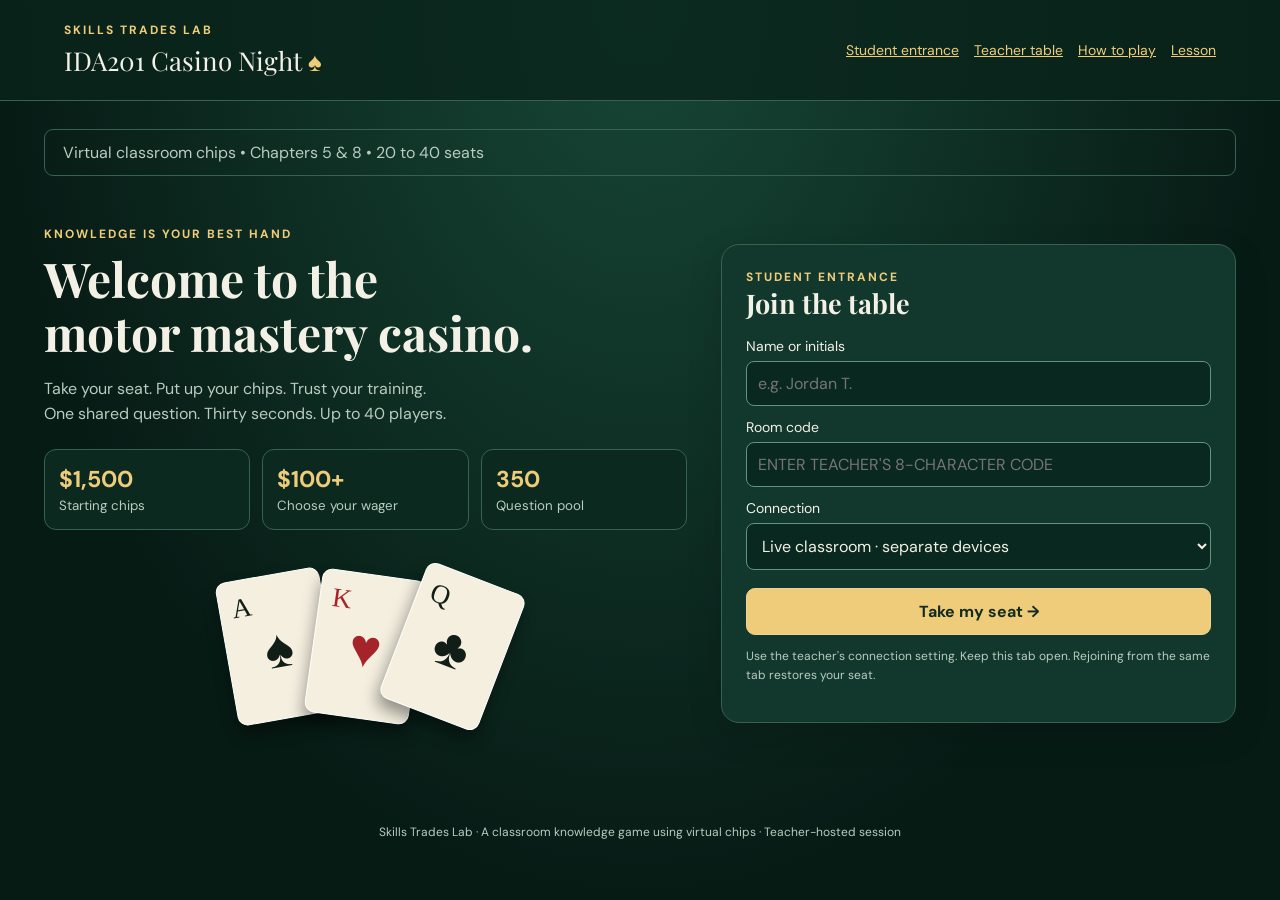
<file: index.html>
<!doctype html><html lang="en"><head><meta charset="utf-8"><meta name="viewport" content="width=device-width,initial-scale=1"><meta name="theme-color" content="#12382d"><title>IDA201 Casino Night | Skills Trades Lab</title><link rel="stylesheet" href="styles.css"></head><body>
<header><div class="brand">SKILLS TRADES LAB<b>IDA201 Casino Night <span style="color:var(--gold)">♠</span></b></div><nav><a href="index.html">Student entrance</a><a href="teacher.html">Teacher table</a><a href="guide.html">How to play</a><a href="lesson.html">Lesson</a></nav></header>
<main><div id="notice" class="status" role="status" aria-live="polite">Virtual classroom chips • Chapters 5 &amp; 8 • 20 to 40 seats</div>
<section id="entrance"><div class="hero"><div><div class="eyebrow">Knowledge is your best hand</div><h1>Welcome to the<br>motor mastery casino.</h1><p class="muted">Take your seat. Put up your chips. Trust your training.<br>One shared question. Thirty seconds. Up to 40 players.</p><div class="stats"><div class="stat"><strong>$1,500</strong><small>Starting chips</small></div><div class="stat"><strong>$100+</strong><small>Choose your wager</small></div><div class="stat"><strong>350</strong><small>Question pool</small></div></div><div class="card-art" aria-hidden="true"><div class="playing-card">A<span class="suit">♠</span></div><div class="playing-card">K<span class="suit">♥</span></div><div class="playing-card">Q<span class="suit">♣</span></div></div></div>
<div class="panel" id="student-entry"><div class="eyebrow">Student entrance</div><h2>Join the table</h2><label for="student-name">Name or initials</label><input id="student-name" maxlength="24" autocomplete="nickname" placeholder="e.g. Jordan T."><label for="room-input">Room code</label><input id="room-input" maxlength="8" placeholder="Enter teacher's 8-character code" style="text-transform:uppercase"><label for="student-transport">Connection</label><select id="student-transport"><option value="peer">Live classroom · separate devices</option><option value="local">Same computer · tab test</option></select><button id="join" style="width:100%;margin-top:18px">Take my seat →</button><p class="tiny muted">Use the teacher's connection setting. Keep this tab open. Rejoining from the same tab restores your seat.</p></div>
<div class="panel hidden" id="teacher-entry"><div class="eyebrow">Dealer's desk</div><h2>Open a classroom table</h2><p class="tiny muted">350 questions: 118 circuitry, 232 motors. Motors emphasized by default; no repeats within a game.</p><label>Include chapters</label><div class="checks"><label><input type="checkbox" name="chapter" value="5" checked>5 · Circuitry</label><label><input type="checkbox" name="chapter" value="8" checked>8 · Motors</label></div><label>Include skill levels</label><div class="checks"><label><input type="checkbox" name="level" value="Basic" checked>Basic</label><label><input type="checkbox" name="level" value="Applied" checked>Applied</label><label><input type="checkbox" name="level" value="Advanced" checked>Advanced</label></div><div class="row"><div><label for="round-count">Hand limit</label><select id="round-count"><option>10</option><option selected>20</option><option>30</option><option>40</option><option>50</option></select></div><div><label for="wager-mode">Wager rule</label><select id="wager-mode"><option value="choice">Student chooses · $100 minimum</option><option value="fixed">Fixed $100 per hand</option></select></div></div><div class="row"><div><label for="rescue-limit">Rescues per student</label><select id="rescue-limit"><option selected>1</option><option>2</option><option>3</option></select></div><div><label for="teacher-transport">Connection</label><select id="teacher-transport"><option value="peer">Live classroom</option><option value="local">Same-computer test</option></select></div></div><div class="row"><div><label for="seat-capacity">Maximum student seats</label><select id="seat-capacity"><option>20</option><option selected>24</option><option>30</option><option>40</option></select></div><div><label for="chapter-mix">Chapter balance</label><select id="chapter-mix"><option value="motors">Motor focus · 2 motor hands to 1 circuitry</option><option value="even">Even chapter rotation</option></select></div></div><label for="question-source">Question selection</label><select id="question-source"><option value="all">Complete 350-question pool</option><option value="review">Uploaded review · 78 questions</option><option value="extra">New extra questions · 48 questions</option><option value="previous">Previous lesson pool · 224 questions</option></select><button id="host" style="width:100%;margin-top:18px">Open teacher table →</button><p class="tiny muted">Question clock is fixed at 30 seconds. Wager and review phases wait for you. Keep this teacher tab open throughout play.</p></div></div></section>
<section id="game" class="hidden"><div class="room-top"><div><div class="eyebrow">Table code</div><div id="room-code" class="room-code"></div></div><div><b id="phase-name"></b><div class="muted" id="hand-count"></div></div><div class="row"><button id="copy-link" class="secondary">Copy student link</button><button id="fullscreen" class="secondary">Full screen</button></div></div><div id="teacher-controls" class="controls hidden"><button id="start">Start game</button><button id="deal">Deal question</button><button id="next">Next hand</button><button id="export" class="secondary">Export results CSV</button><button id="end" class="danger">End game</button></div>
<div class="board"><div><div class="question-panel"><div class="meta"><div id="question-meta"></div><div id="timer" class="timer">♠</div></div><h2 id="question-title" class="question-title">Take a seat at the table.</h2><div id="answers" class="answers"></div><div id="question-note" class="result-note hidden"></div><div id="wager-panel" class="hidden"><label for="wager">Your wager</label><div class="row"><input id="wager" type="number" min="100" step="50" value="100"><button id="pledge">Put up $100</button></div><p class="tiny muted">Wagers lock before the question is revealed. If you do not lock a wager, the teacher's deal automatically commits $100.</p></div><div id="rescue-panel"></div></div><h3 style="margin-top:22px">CLASS ROSTER <small>Scroll to see all seats</small></h3><div id="seats" class="players" role="region" aria-label="Class roster" tabindex="0"></div></div><aside><div class="panel"><div class="eyebrow" id="wallet-title">Your chips</div><div class="balance" id="wallet">$1,500</div><p class="muted tiny" id="wallet-note">Learning chips only.</p><h3>HOUSE RULES</h3><p class="tiny muted">Correct: stake returned + matching profit.<br>Applied bonus: +$50.<br>Advanced bonus: +$100.<br>Wrong or timeout: wager lost.<br>Less than $100: out until rescued.</p><details><summary>Rescue rule</summary><p class="tiny">Between hands, an active student can voluntarily give an eliminated student half of current net winnings above the original $1,500. It must restore the recipient to at least $100. Default: one rescue per student.</p></details><h3>TABLE ACTIVITY</h3><ul id="ledger" class="ledger"></ul></div></aside></div><div id="summary" class="panel hidden" style="margin-top:20px"></div></section>
</main><footer>Skills Trades Lab · A classroom knowledge game using virtual chips · Teacher-hosted session</footer><script src="engine.js"></script><script src="vendor/peerjs.min.js"></script><script src="app.js?v=20261013-recovery"></script></body></html>
</file>
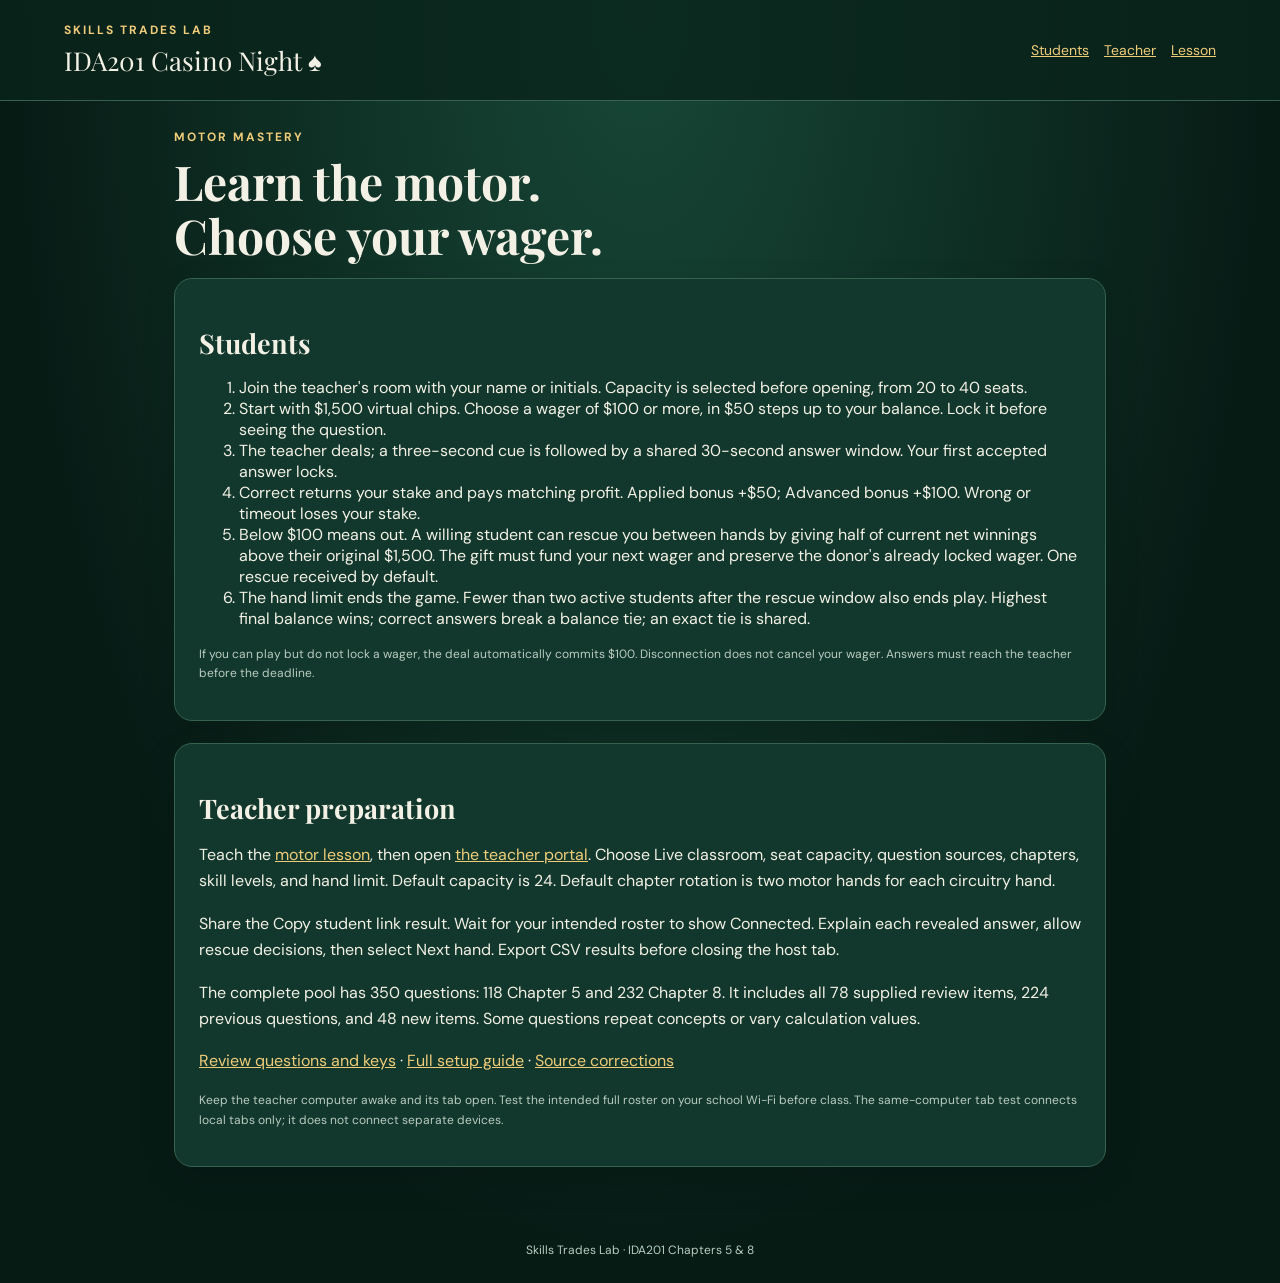
<file: guide.html>
<!doctype html><html lang="en"><head><meta charset="utf-8"><meta name="viewport" content="width=device-width,initial-scale=1"><title>House Rules | IDA201 Casino Night</title><link rel="stylesheet" href="styles.css"></head><body><header><div class="brand">SKILLS TRADES LAB<b>IDA201 Casino Night ♠</b></div><nav><a href="index.html">Students</a><a href="teacher.html">Teacher</a><a href="lesson.html">Lesson</a></nav></header><main class="lesson-page"><div class="eyebrow">Motor mastery</div><h1>Learn the motor.<br>Choose your wager.</h1><div class="panel"><h2>Students</h2><ol><li>Join the teacher's room with your name or initials. Capacity is selected before opening, from 20 to 40 seats.</li><li>Start with $1,500 virtual chips. Choose a wager of $100 or more, in $50 steps up to your balance. Lock it before seeing the question.</li><li>The teacher deals; a three-second cue is followed by a shared 30-second answer window. Your first accepted answer locks.</li><li>Correct returns your stake and pays matching profit. Applied bonus +$50; Advanced bonus +$100. Wrong or timeout loses your stake.</li><li>Below $100 means out. A willing student can rescue you between hands by giving half of current net winnings above their original $1,500. The gift must fund your next wager and preserve the donor's already locked wager. One rescue received by default.</li><li>The hand limit ends the game. Fewer than two active students after the rescue window also ends play. Highest final balance wins; correct answers break a balance tie; an exact tie is shared.</li></ol><p class="tiny muted">If you can play but do not lock a wager, the deal automatically commits $100. Disconnection does not cancel your wager. Answers must reach the teacher before the deadline.</p></div><div class="panel"><h2>Teacher preparation</h2><p>Teach the <a href="lesson.html">motor lesson</a>, then open <a href="teacher.html">the teacher portal</a>. Choose Live classroom, seat capacity, question sources, chapters, skill levels, and hand limit. Default capacity is 24. Default chapter rotation is two motor hands for each circuitry hand.</p><p>Share the Copy student link result. Wait for your intended roster to show Connected. Explain each revealed answer, allow rescue decisions, then select Next hand. Export CSV results before closing the host tab.</p><p>The complete pool has 350 questions: 118 Chapter 5 and 232 Chapter 8. It includes all 78 supplied review items, 224 previous questions, and 48 new items. Some questions repeat concepts or vary calculation values.</p><p><a href="question-bank.html">Review questions and keys</a> · <a href="README.md">Full setup guide</a> · <a href="SOURCE_NOTES.md">Source corrections</a></p><p class="tiny muted">Keep the teacher computer awake and its tab open. Test the intended full roster on your school Wi-Fi before class. The same-computer tab test connects local tabs only; it does not connect separate devices.</p></div></main><footer>Skills Trades Lab · IDA201 Chapters 5 &amp; 8</footer></body></html>
</file>
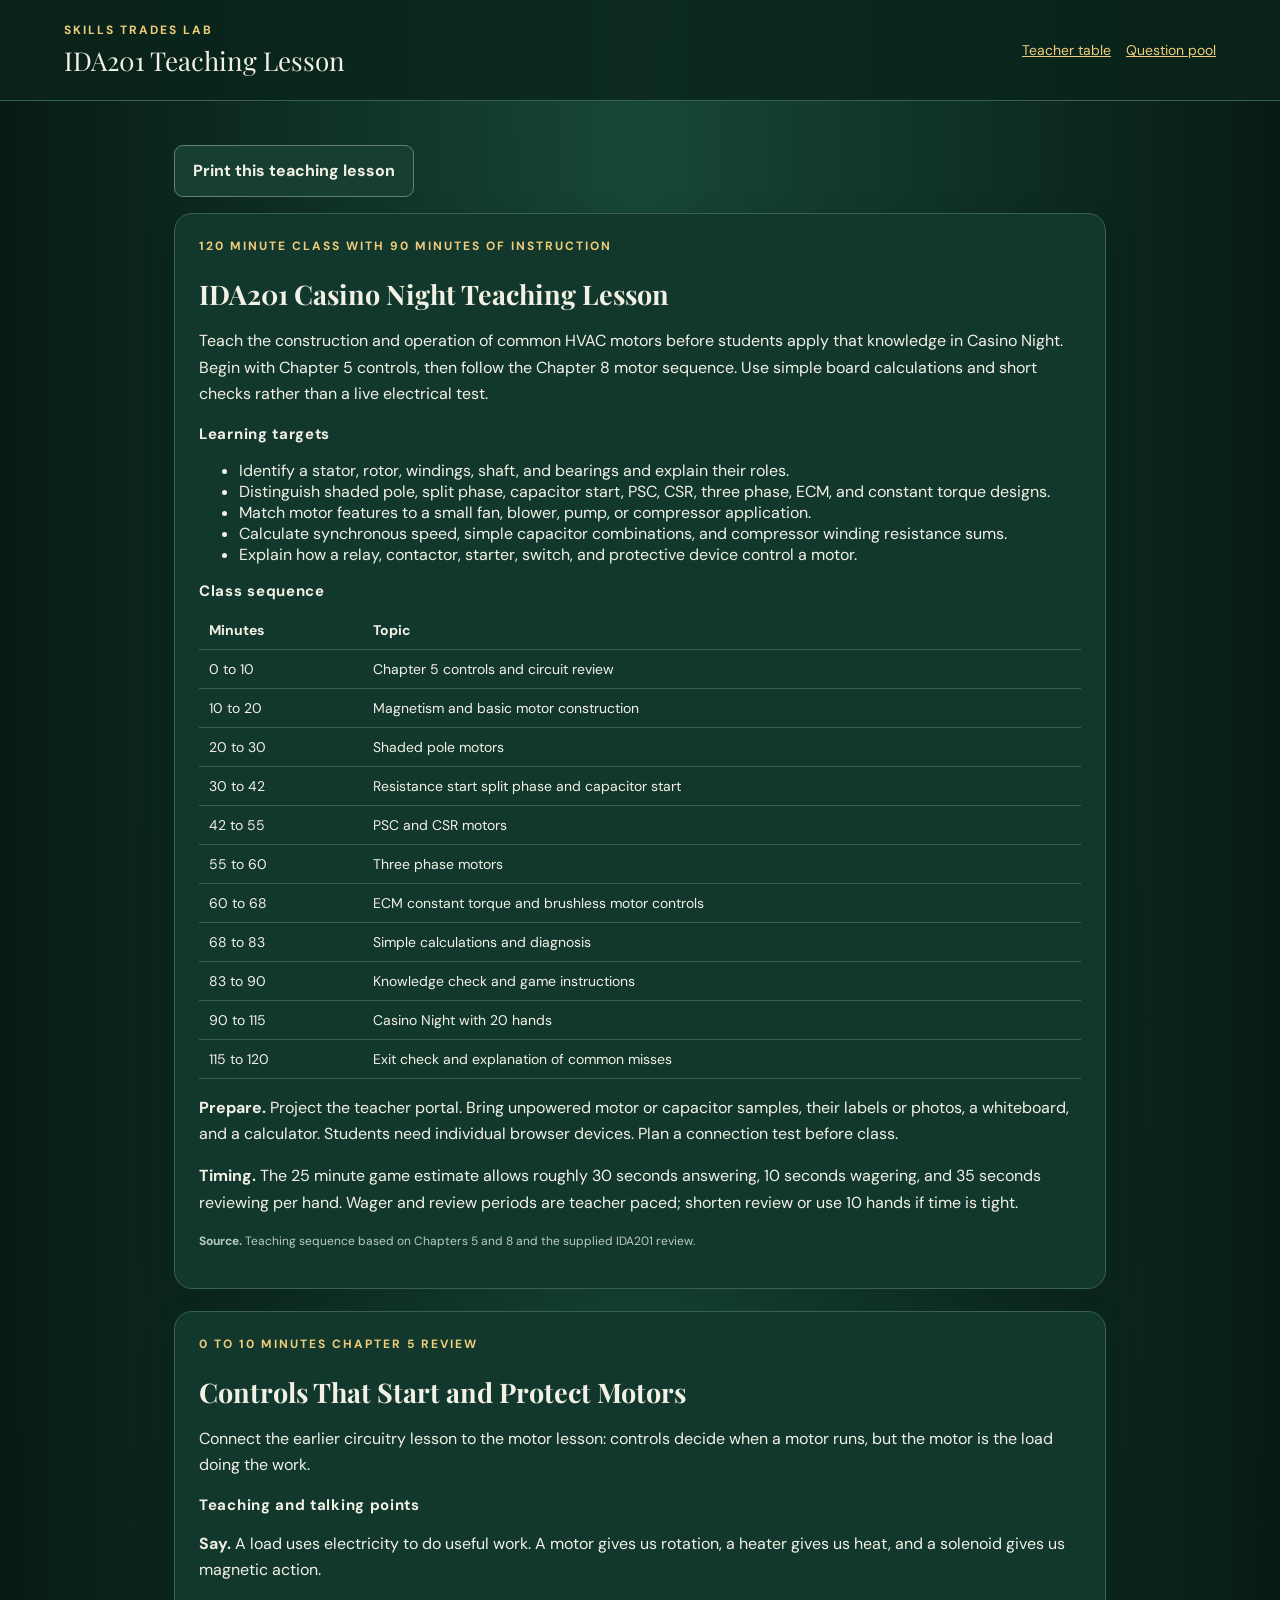
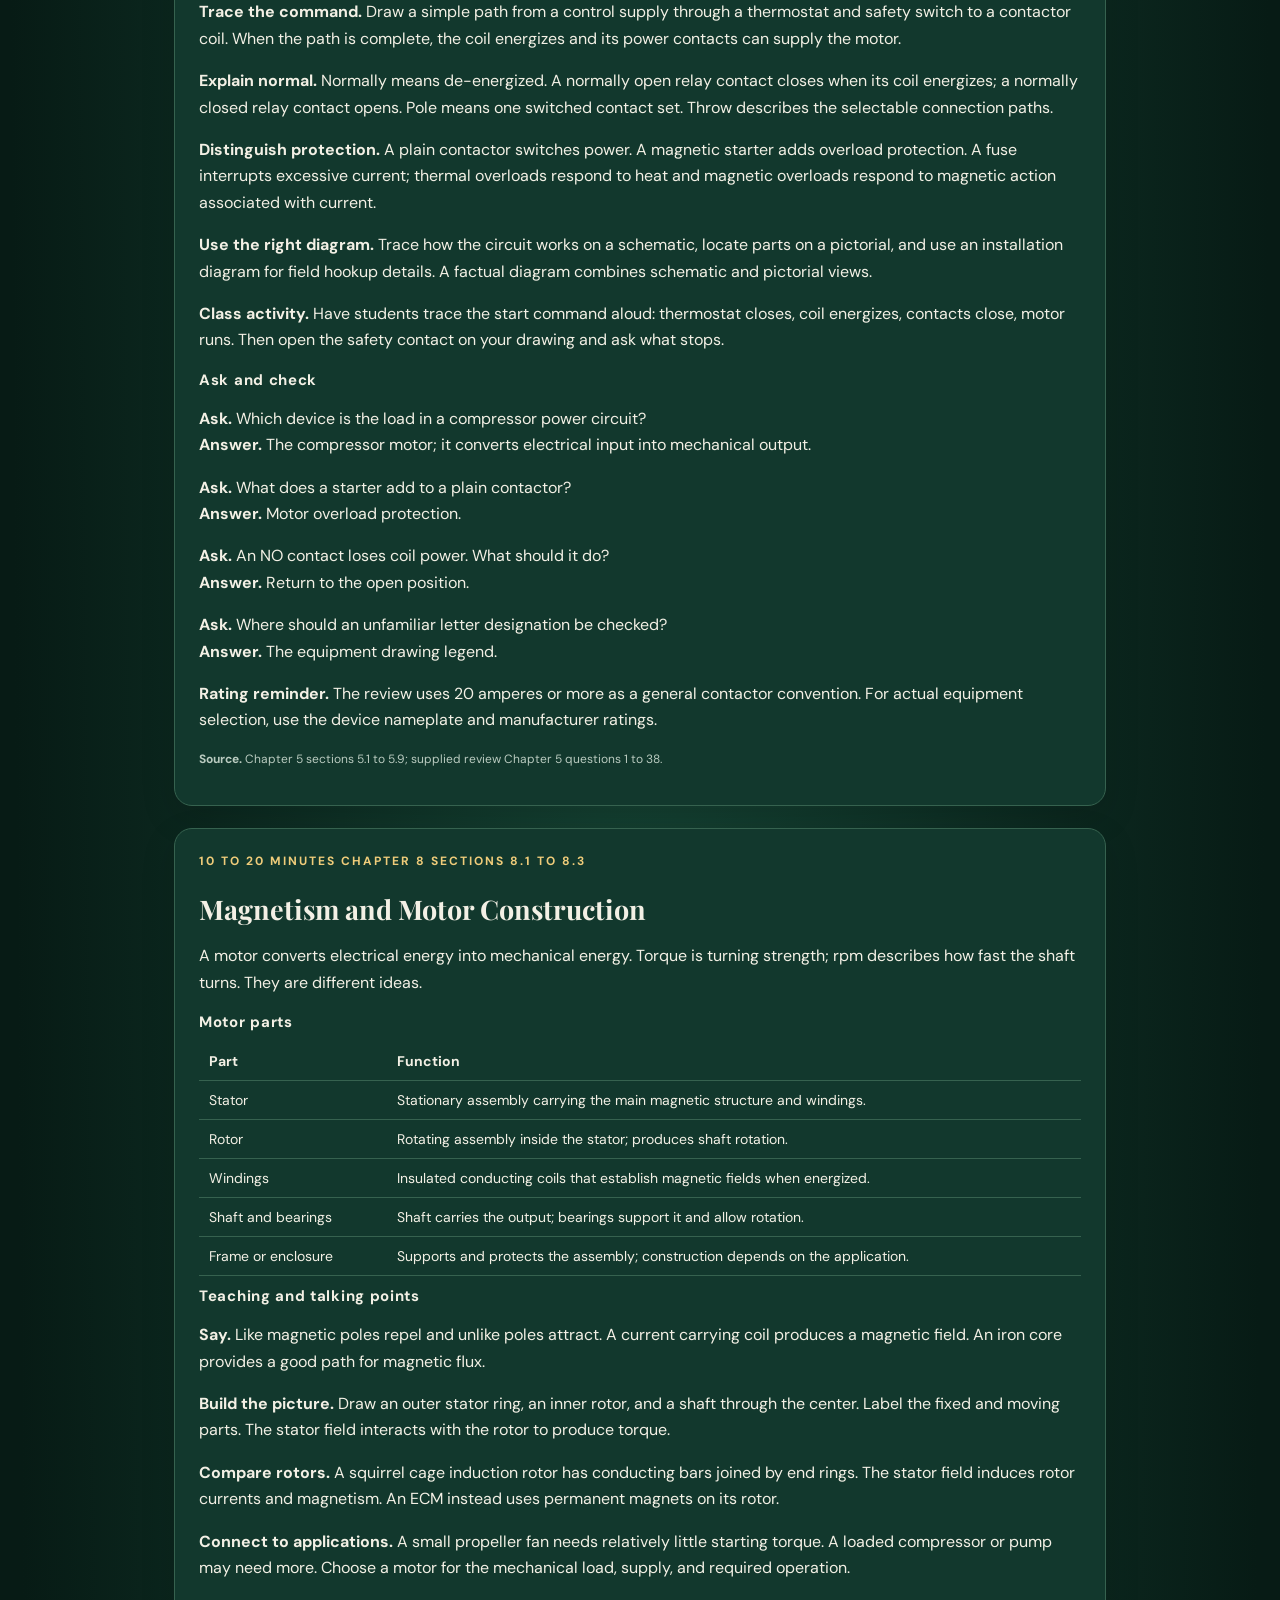
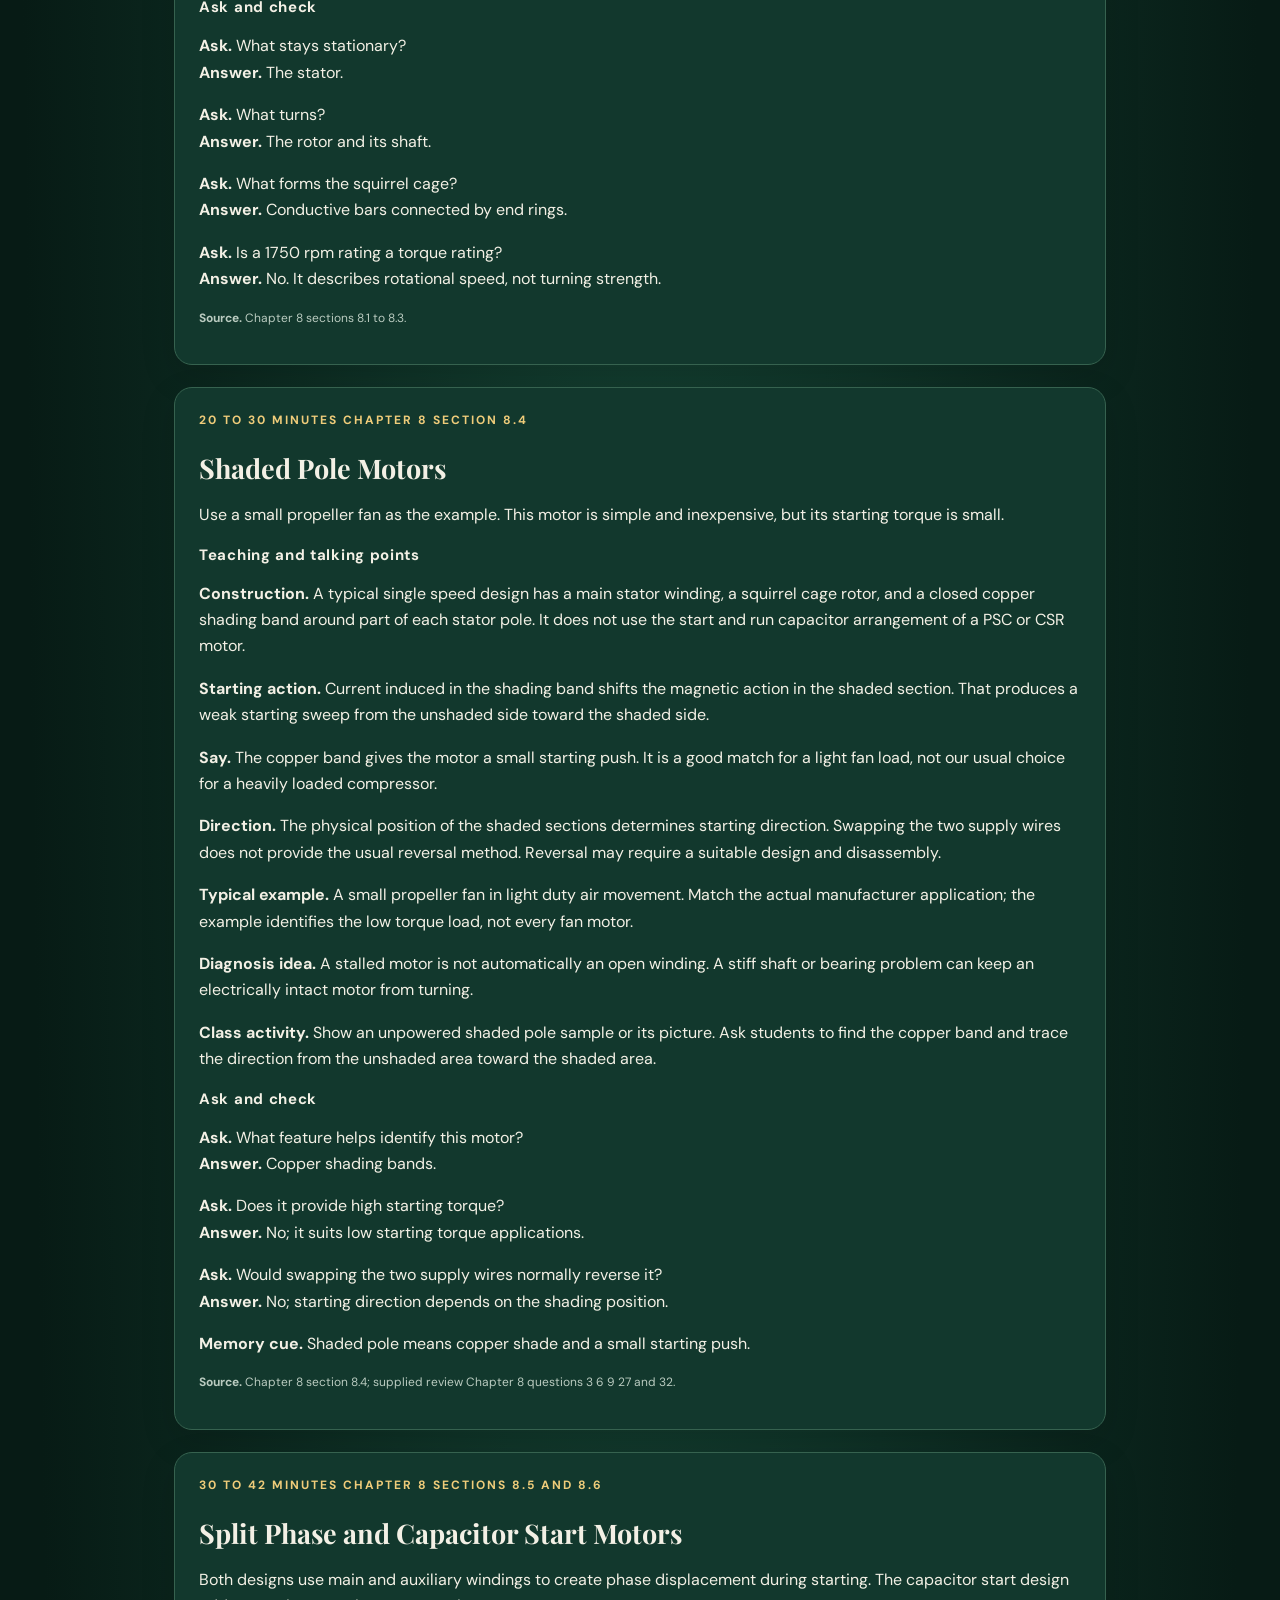
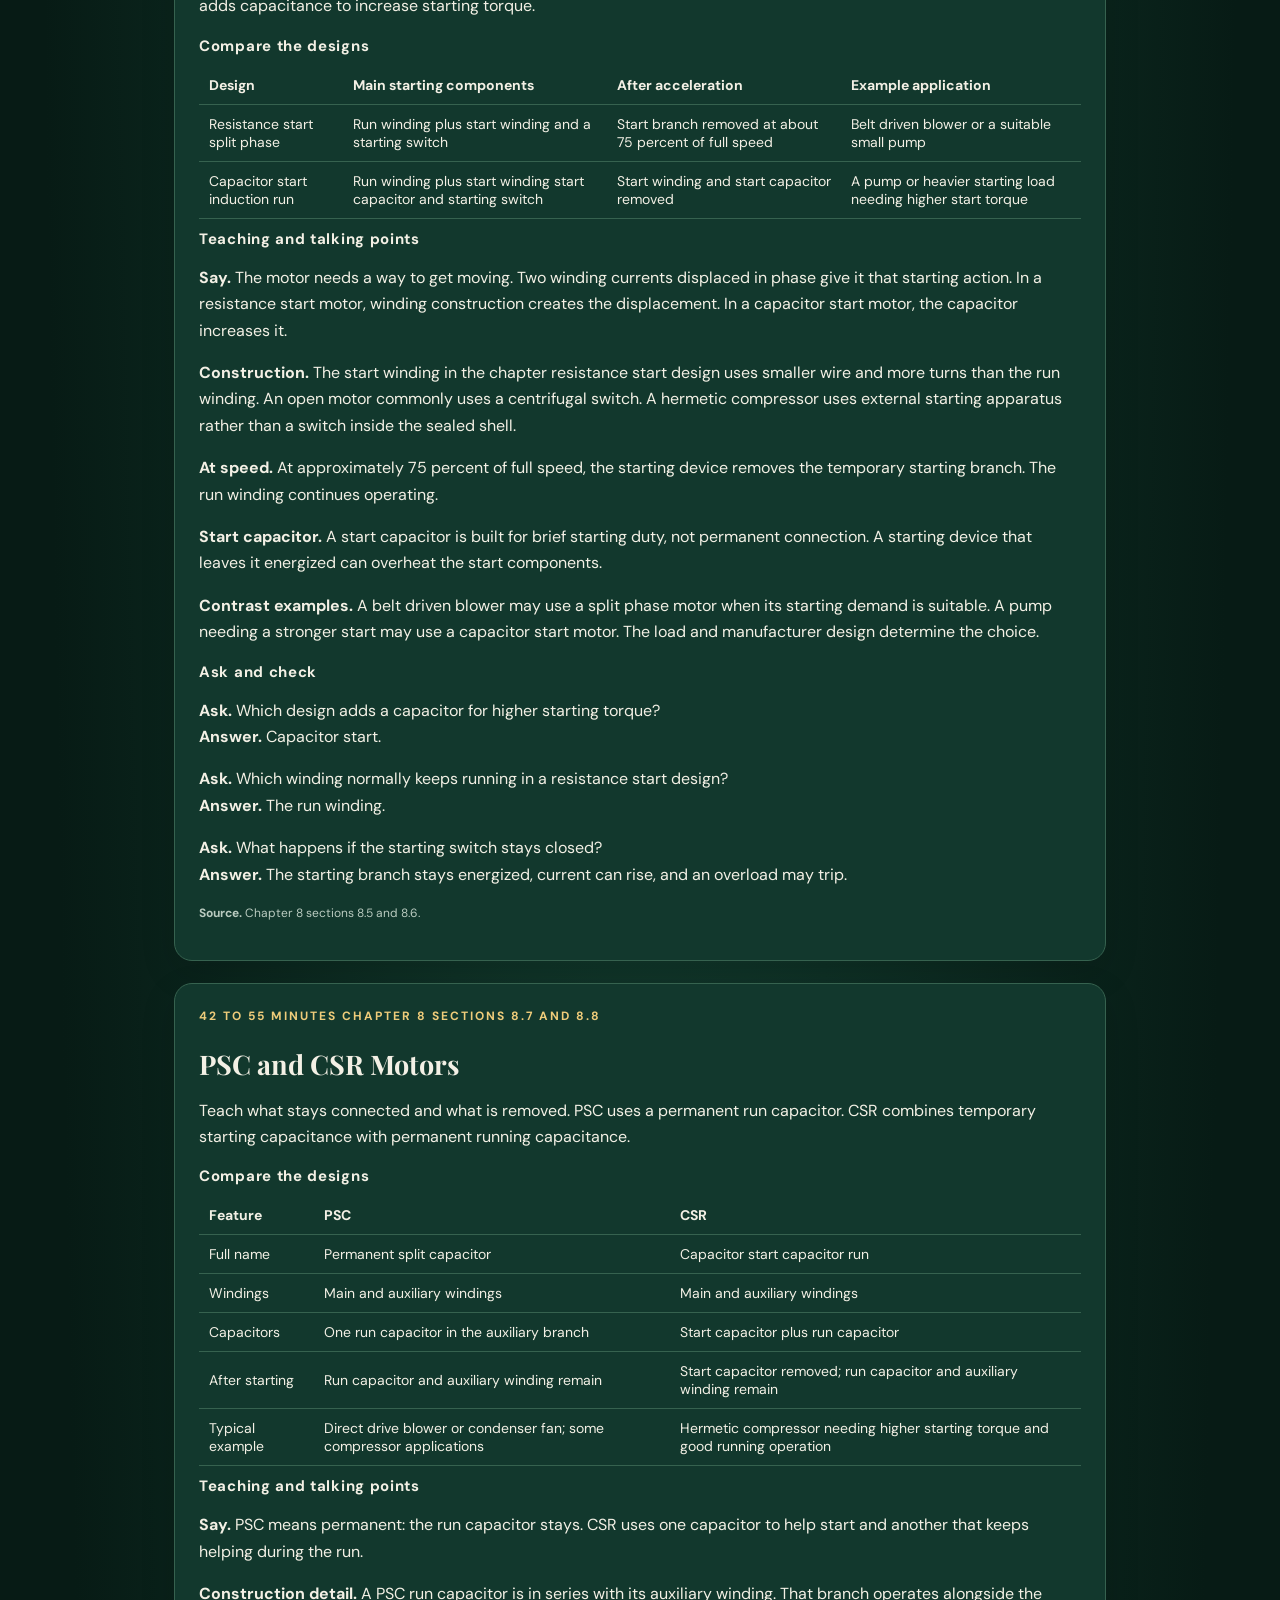
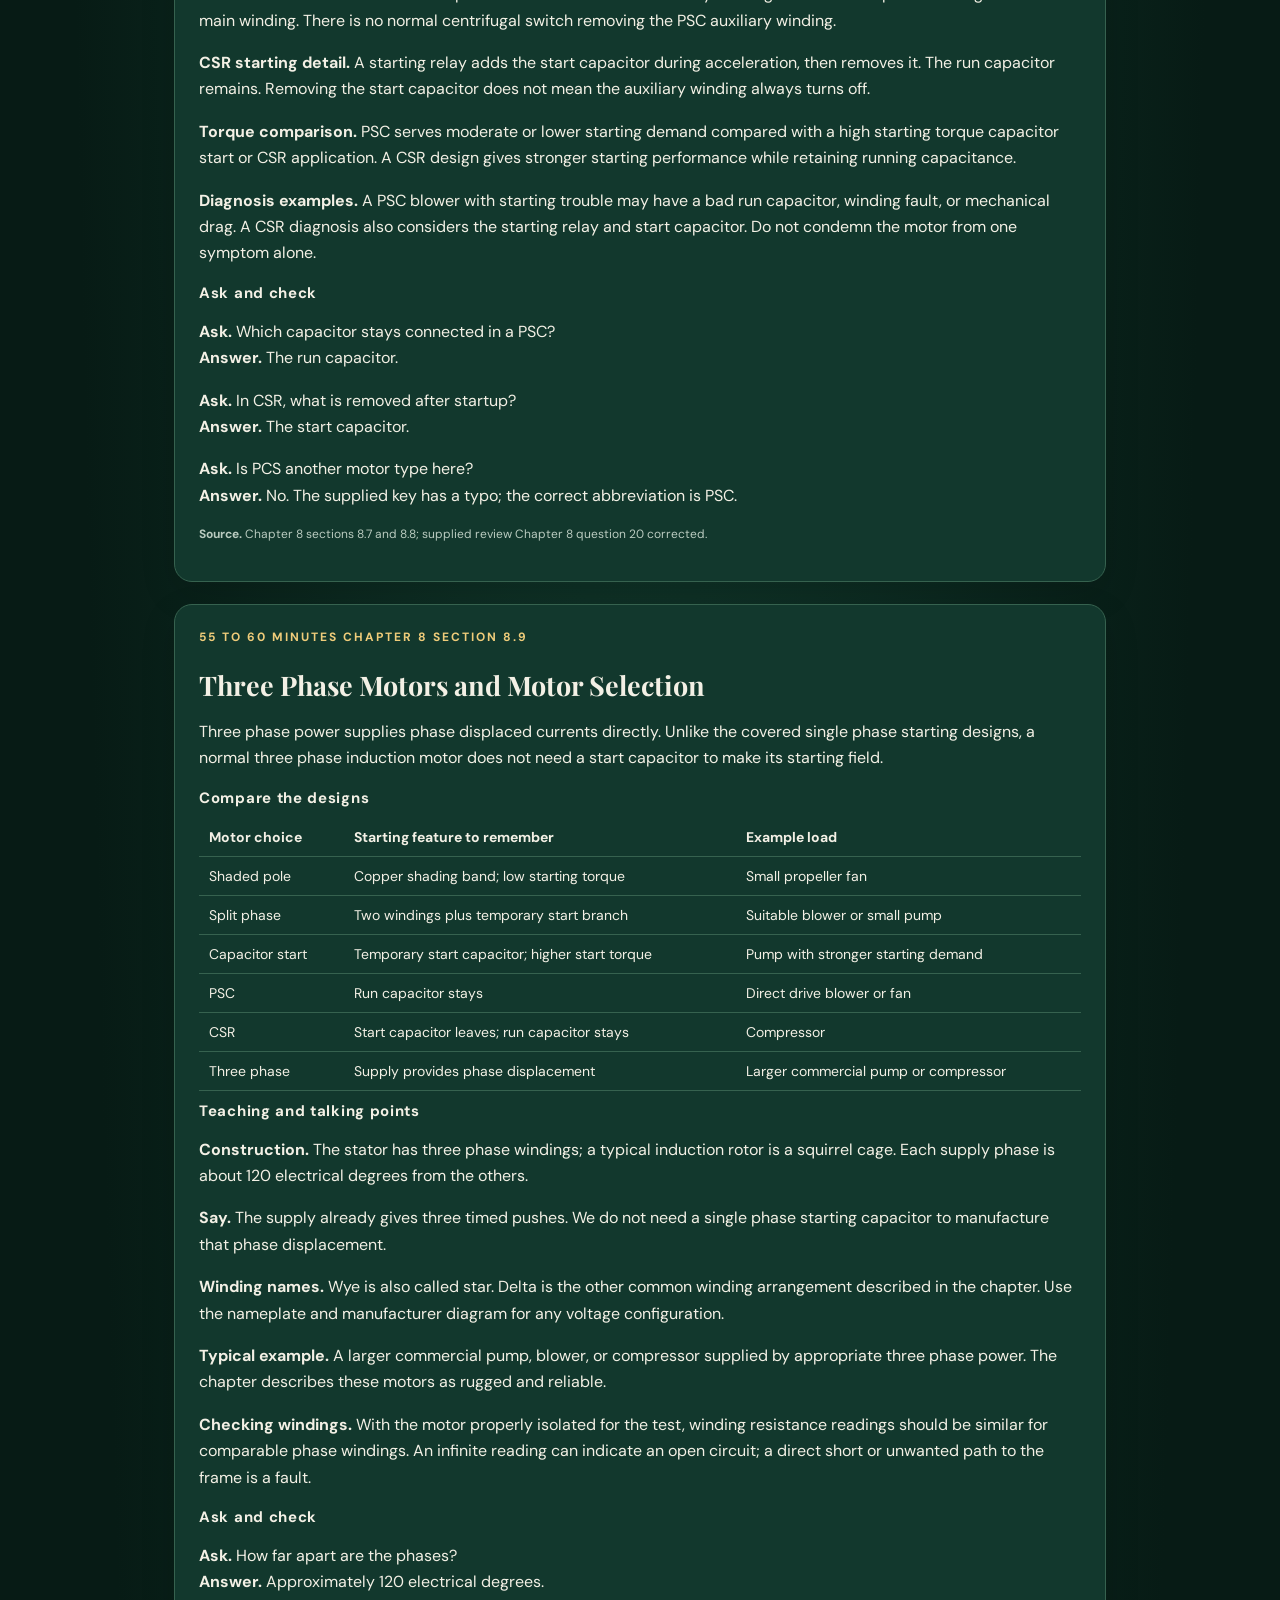
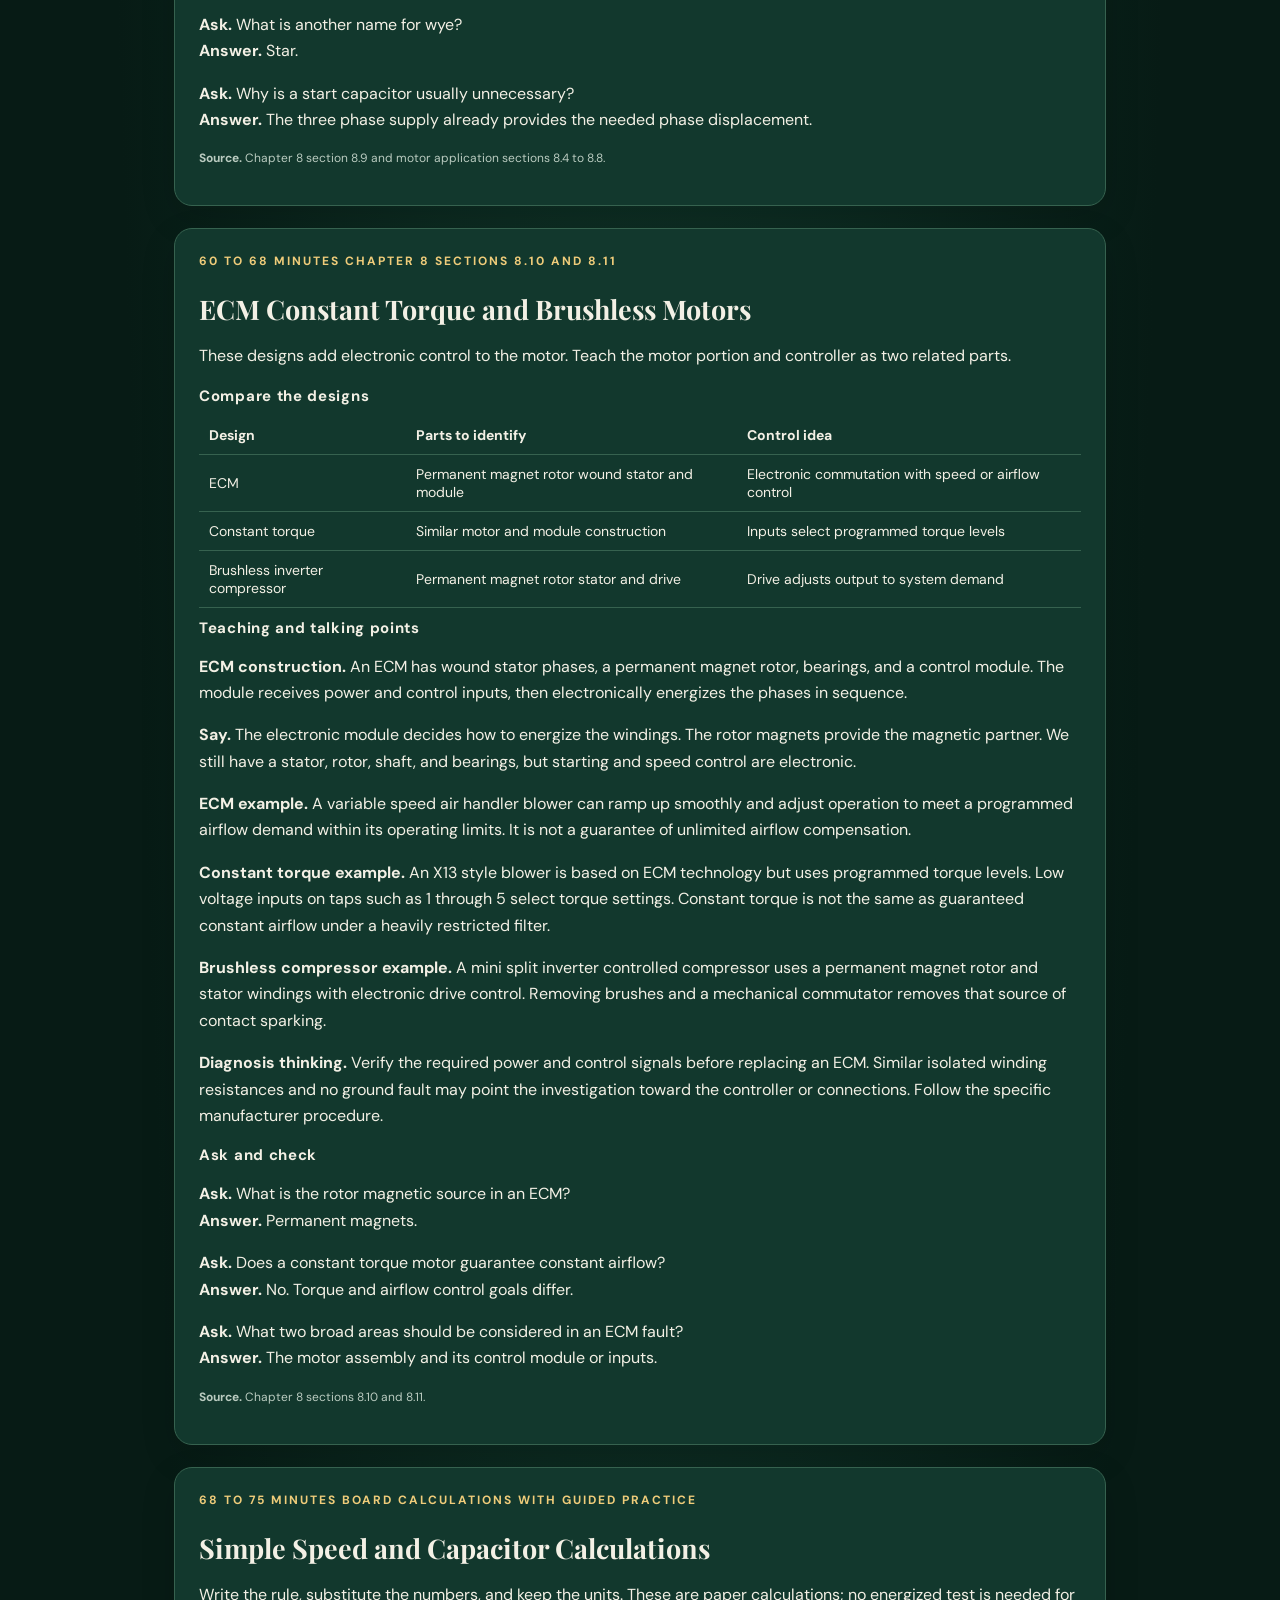
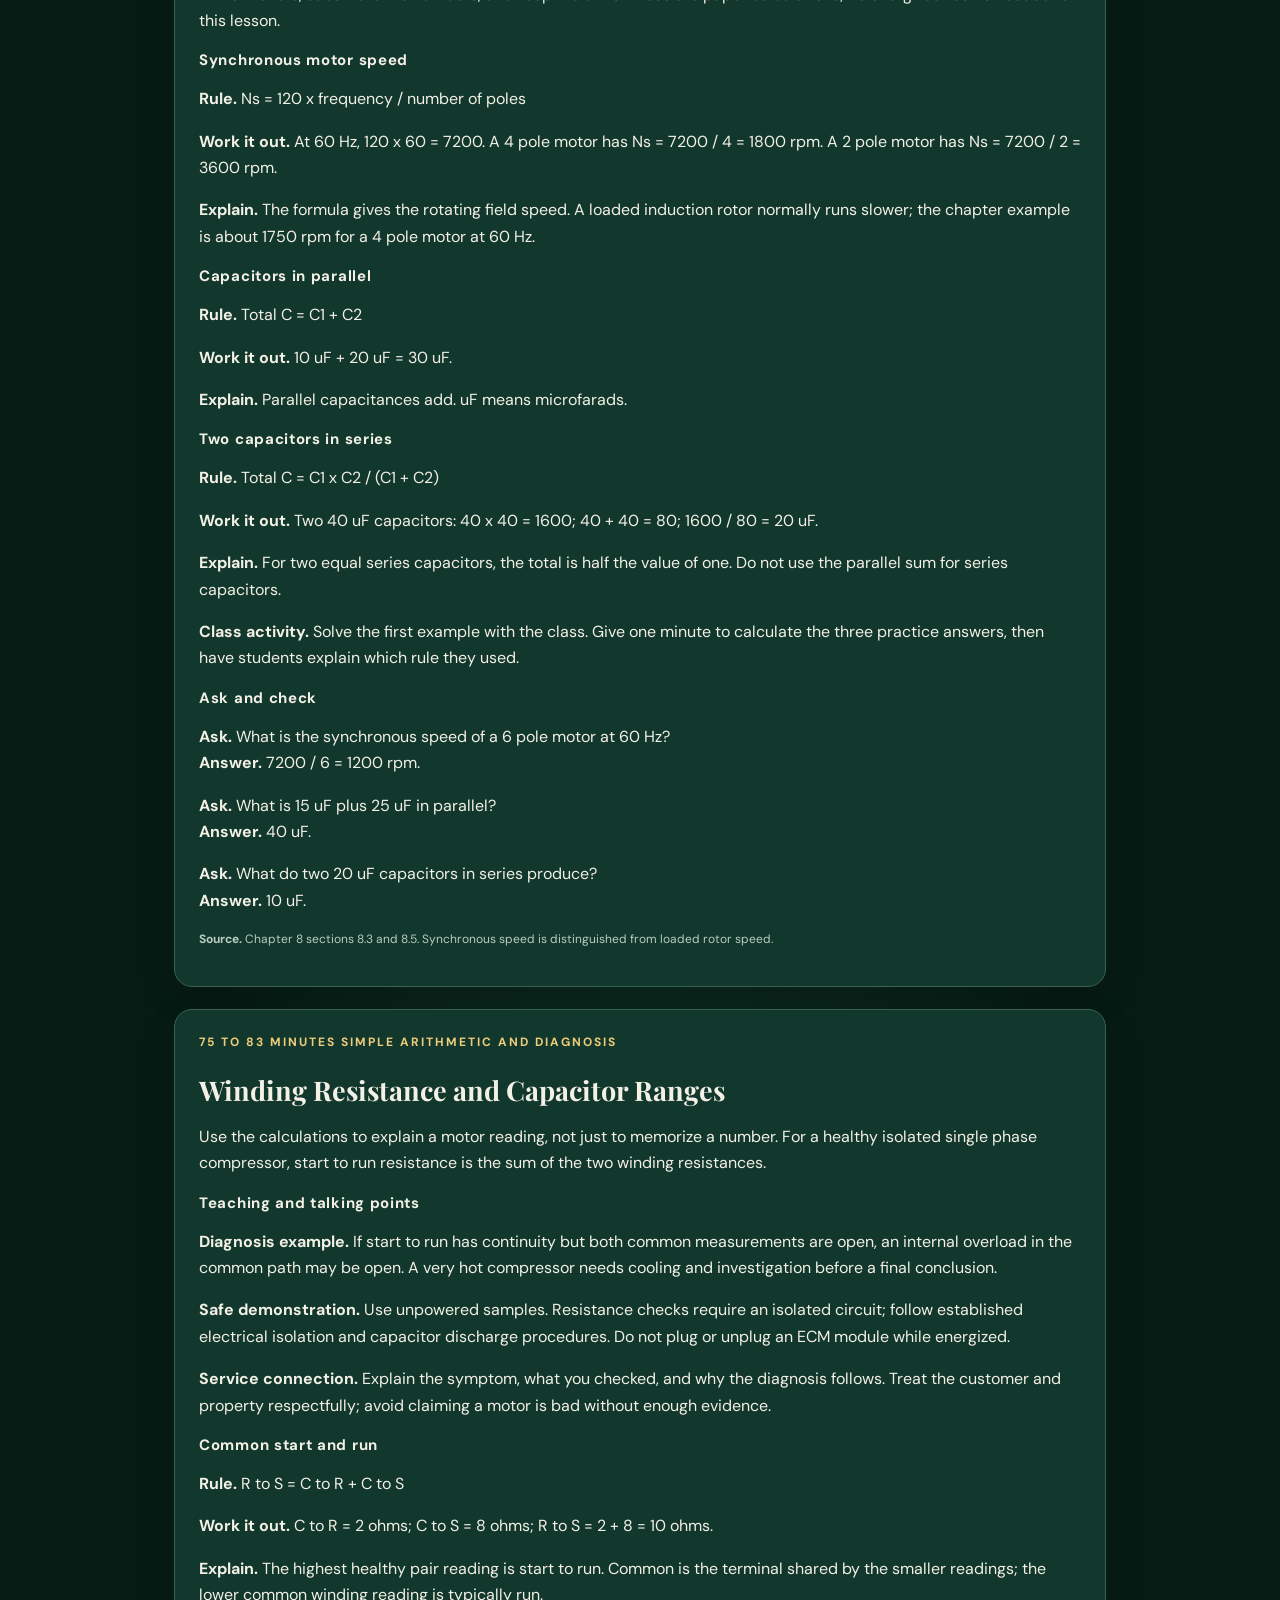
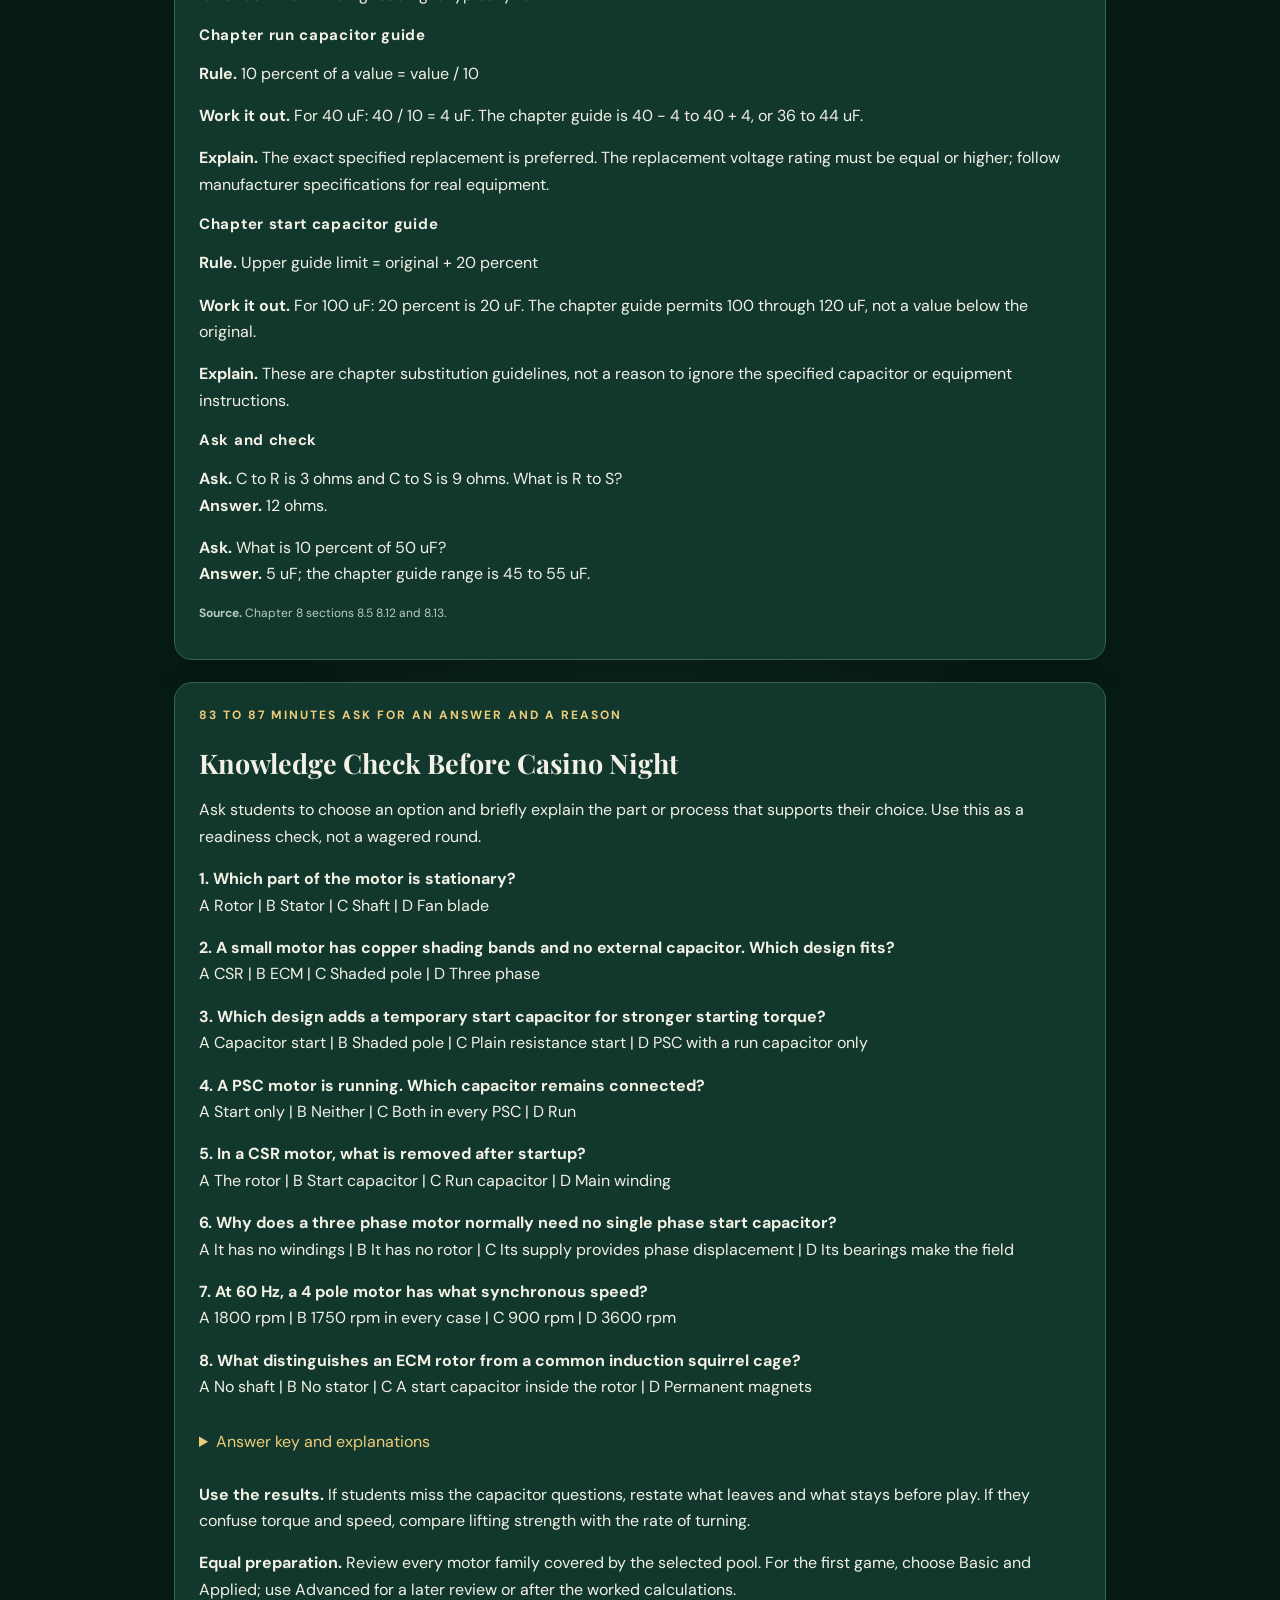
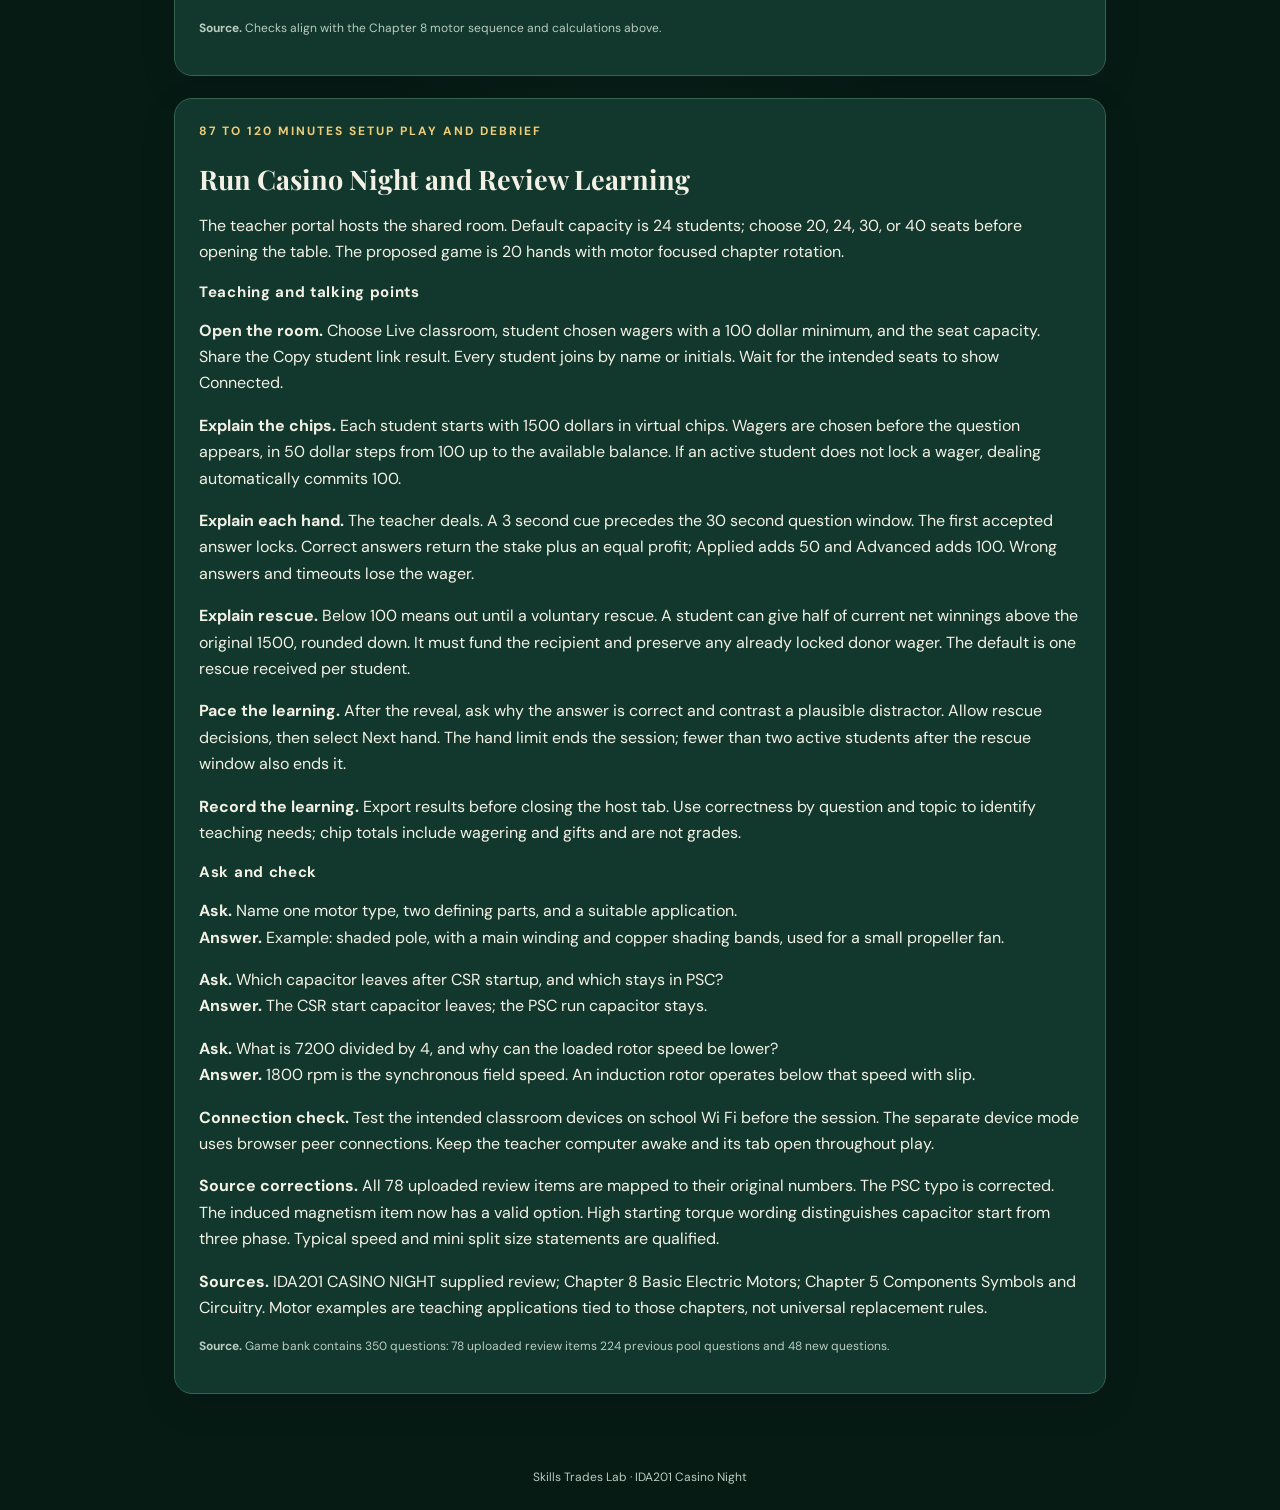
<file: lesson.html>
<!doctype html><html lang="en"><head><meta charset="utf-8"><meta name="viewport" content="width=device-width,initial-scale=1"><title>Teaching Lesson | IDA201 Casino Night</title><link rel="stylesheet" href="styles.css"></head><body><header><div class="brand">SKILLS TRADES LAB<b>IDA201 Teaching Lesson</b></div><nav><a href="teacher.html">Teacher table</a><a href="question-bank.html">Question pool</a></nav></header><main class="lesson-page"><p><button class="secondary" onclick="document.querySelectorAll(&quot;details&quot;).forEach(d=>d.open=true);window.print()">Print this teaching lesson</button></p>
<section class="panel" id="part-1"><div class="eyebrow">120 minute class with 90 minutes of instruction</div><h2>IDA201 Casino Night Teaching Lesson</h2><p>Teach the construction and operation of common HVAC motors before students apply that knowledge in Casino Night. Begin with Chapter 5 controls, then follow the Chapter 8 motor sequence. Use simple board calculations and short checks rather than a live electrical test.</p>
<h3>Learning targets</h3><ul>
<li>Identify a stator, rotor, windings, shaft, and bearings and explain their roles.</li>
<li>Distinguish shaded pole, split phase, capacitor start, PSC, CSR, three phase, ECM, and constant torque designs.</li>
<li>Match motor features to a small fan, blower, pump, or compressor application.</li>
<li>Calculate synchronous speed, simple capacitor combinations, and compressor winding resistance sums.</li>
<li>Explain how a relay, contactor, starter, switch, and protective device control a motor.</li>
</ul>
<h3>Class sequence</h3><div class="table-scroll"><table>
<tr><th>Minutes</th><th>Topic</th></tr>
<tr><td>0 to 10</td><td>Chapter 5 controls and circuit review</td></tr>
<tr><td>10 to 20</td><td>Magnetism and basic motor construction</td></tr>
<tr><td>20 to 30</td><td>Shaded pole motors</td></tr>
<tr><td>30 to 42</td><td>Resistance start split phase and capacitor start</td></tr>
<tr><td>42 to 55</td><td>PSC and CSR motors</td></tr>
<tr><td>55 to 60</td><td>Three phase motors</td></tr>
<tr><td>60 to 68</td><td>ECM constant torque and brushless motor controls</td></tr>
<tr><td>68 to 83</td><td>Simple calculations and diagnosis</td></tr>
<tr><td>83 to 90</td><td>Knowledge check and game instructions</td></tr>
<tr><td>90 to 115</td><td>Casino Night with 20 hands</td></tr>
<tr><td>115 to 120</td><td>Exit check and explanation of common misses</td></tr>
</table></div>
<p><b>Prepare.</b> Project the teacher portal. Bring unpowered motor or capacitor samples, their labels or photos, a whiteboard, and a calculator. Students need individual browser devices. Plan a connection test before class.</p>
<p><b>Timing.</b> The 25 minute game estimate allows roughly 30 seconds answering, 10 seconds wagering, and 35 seconds reviewing per hand. Wager and review periods are teacher paced; shorten review or use 10 hands if time is tight.</p>
<p class="tiny muted"><b>Source.</b> Teaching sequence based on Chapters 5 and 8 and the supplied IDA201 review.</p></section>
<section class="panel" id="part-2"><div class="eyebrow">0 to 10 minutes   Chapter 5 review</div><h2>Controls That Start and Protect Motors</h2><p>Connect the earlier circuitry lesson to the motor lesson: controls decide when a motor runs, but the motor is the load doing the work.</p>
<h3>Teaching and talking points</h3>
<p><b>Say.</b> A load uses electricity to do useful work. A motor gives us rotation, a heater gives us heat, and a solenoid gives us magnetic action.</p>
<p><b>Trace the command.</b> Draw a simple path from a control supply through a thermostat and safety switch to a contactor coil. When the path is complete, the coil energizes and its power contacts can supply the motor.</p>
<p><b>Explain normal.</b> Normally means de-energized. A normally open relay contact closes when its coil energizes; a normally closed relay contact opens. Pole means one switched contact set. Throw describes the selectable connection paths.</p>
<p><b>Distinguish protection.</b> A plain contactor switches power. A magnetic starter adds overload protection. A fuse interrupts excessive current; thermal overloads respond to heat and magnetic overloads respond to magnetic action associated with current.</p>
<p><b>Use the right diagram.</b> Trace how the circuit works on a schematic, locate parts on a pictorial, and use an installation diagram for field hookup details. A factual diagram combines schematic and pictorial views.</p>
<p><b>Class activity.</b> Have students trace the start command aloud: thermostat closes, coil energizes, contacts close, motor runs. Then open the safety contact on your drawing and ask what stops.</p>
<h3>Ask and check</h3>
<p><b>Ask.</b> Which device is the load in a compressor power circuit?<br><b>Answer.</b> The compressor motor; it converts electrical input into mechanical output.</p>
<p><b>Ask.</b> What does a starter add to a plain contactor?<br><b>Answer.</b> Motor overload protection.</p>
<p><b>Ask.</b> An NO contact loses coil power. What should it do?<br><b>Answer.</b> Return to the open position.</p>
<p><b>Ask.</b> Where should an unfamiliar letter designation be checked?<br><b>Answer.</b> The equipment drawing legend.</p>
<p><b>Rating reminder.</b> The review uses 20 amperes or more as a general contactor convention. For actual equipment selection, use the device nameplate and manufacturer ratings.</p>
<p class="tiny muted"><b>Source.</b> Chapter 5 sections 5.1 to 5.9; supplied review Chapter 5 questions 1 to 38.</p></section>
<section class="panel" id="part-3"><div class="eyebrow">10 to 20 minutes   Chapter 8 sections 8.1 to 8.3</div><h2>Magnetism and Motor Construction</h2><p>A motor converts electrical energy into mechanical energy. Torque is turning strength; rpm describes how fast the shaft turns. They are different ideas.</p>
<h3>Motor parts</h3><div class="table-scroll"><table>
<tr><th>Part</th><th>Function</th></tr>
<tr><td>Stator</td><td>Stationary assembly carrying the main magnetic structure and windings.</td></tr>
<tr><td>Rotor</td><td>Rotating assembly inside the stator; produces shaft rotation.</td></tr>
<tr><td>Windings</td><td>Insulated conducting coils that establish magnetic fields when energized.</td></tr>
<tr><td>Shaft and bearings</td><td>Shaft carries the output; bearings support it and allow rotation.</td></tr>
<tr><td>Frame or enclosure</td><td>Supports and protects the assembly; construction depends on the application.</td></tr>
</table></div>
<h3>Teaching and talking points</h3>
<p><b>Say.</b> Like magnetic poles repel and unlike poles attract. A current carrying coil produces a magnetic field. An iron core provides a good path for magnetic flux.</p>
<p><b>Build the picture.</b> Draw an outer stator ring, an inner rotor, and a shaft through the center. Label the fixed and moving parts. The stator field interacts with the rotor to produce torque.</p>
<p><b>Compare rotors.</b> A squirrel cage induction rotor has conducting bars joined by end rings. The stator field induces rotor currents and magnetism. An ECM instead uses permanent magnets on its rotor.</p>
<p><b>Connect to applications.</b> A small propeller fan needs relatively little starting torque. A loaded compressor or pump may need more. Choose a motor for the mechanical load, supply, and required operation.</p>
<h3>Ask and check</h3>
<p><b>Ask.</b> What stays stationary?<br><b>Answer.</b> The stator.</p>
<p><b>Ask.</b> What turns?<br><b>Answer.</b> The rotor and its shaft.</p>
<p><b>Ask.</b> What forms the squirrel cage?<br><b>Answer.</b> Conductive bars connected by end rings.</p>
<p><b>Ask.</b> Is a 1750 rpm rating a torque rating?<br><b>Answer.</b> No. It describes rotational speed, not turning strength.</p>
<p class="tiny muted"><b>Source.</b> Chapter 8 sections 8.1 to 8.3.</p></section>
<section class="panel" id="part-4"><div class="eyebrow">20 to 30 minutes   Chapter 8 section 8.4</div><h2>Shaded Pole Motors</h2><p>Use a small propeller fan as the example. This motor is simple and inexpensive, but its starting torque is small.</p>
<h3>Teaching and talking points</h3>
<p><b>Construction.</b> A typical single speed design has a main stator winding, a squirrel cage rotor, and a closed copper shading band around part of each stator pole. It does not use the start and run capacitor arrangement of a PSC or CSR motor.</p>
<p><b>Starting action.</b> Current induced in the shading band shifts the magnetic action in the shaded section. That produces a weak starting sweep from the unshaded side toward the shaded side.</p>
<p><b>Say.</b> The copper band gives the motor a small starting push. It is a good match for a light fan load, not our usual choice for a heavily loaded compressor.</p>
<p><b>Direction.</b> The physical position of the shaded sections determines starting direction. Swapping the two supply wires does not provide the usual reversal method. Reversal may require a suitable design and disassembly.</p>
<p><b>Typical example.</b> A small propeller fan in light duty air movement. Match the actual manufacturer application; the example identifies the low torque load, not every fan motor.</p>
<p><b>Diagnosis idea.</b> A stalled motor is not automatically an open winding. A stiff shaft or bearing problem can keep an electrically intact motor from turning.</p>
<p><b>Class activity.</b> Show an unpowered shaded pole sample or its picture. Ask students to find the copper band and trace the direction from the unshaded area toward the shaded area.</p>
<h3>Ask and check</h3>
<p><b>Ask.</b> What feature helps identify this motor?<br><b>Answer.</b> Copper shading bands.</p>
<p><b>Ask.</b> Does it provide high starting torque?<br><b>Answer.</b> No; it suits low starting torque applications.</p>
<p><b>Ask.</b> Would swapping the two supply wires normally reverse it?<br><b>Answer.</b> No; starting direction depends on the shading position.</p>
<p><b>Memory cue.</b> Shaded pole means copper shade and a small starting push.</p>
<p class="tiny muted"><b>Source.</b> Chapter 8 section 8.4; supplied review Chapter 8 questions 3 6 9 27 and 32.</p></section>
<section class="panel" id="part-5"><div class="eyebrow">30 to 42 minutes   Chapter 8 sections 8.5 and 8.6</div><h2>Split Phase and Capacitor Start Motors</h2><p>Both designs use main and auxiliary windings to create phase displacement during starting. The capacitor start design adds capacitance to increase starting torque.</p>
<h3>Compare the designs</h3><div class="table-scroll"><table>
<tr><th>Design</th><th>Main starting components</th><th>After acceleration</th><th>Example application</th></tr>
<tr><td>Resistance start split phase</td><td>Run winding plus start winding and a starting switch</td><td>Start branch removed at about 75 percent of full speed</td><td>Belt driven blower or a suitable small pump</td></tr>
<tr><td>Capacitor start induction run</td><td>Run winding plus start winding start capacitor and starting switch</td><td>Start winding and start capacitor removed</td><td>A pump or heavier starting load needing higher start torque</td></tr>
</table></div>
<h3>Teaching and talking points</h3>
<p><b>Say.</b> The motor needs a way to get moving. Two winding currents displaced in phase give it that starting action. In a resistance start motor, winding construction creates the displacement. In a capacitor start motor, the capacitor increases it.</p>
<p><b>Construction.</b> The start winding in the chapter resistance start design uses smaller wire and more turns than the run winding. An open motor commonly uses a centrifugal switch. A hermetic compressor uses external starting apparatus rather than a switch inside the sealed shell.</p>
<p><b>At speed.</b> At approximately 75 percent of full speed, the starting device removes the temporary starting branch. The run winding continues operating.</p>
<p><b>Start capacitor.</b> A start capacitor is built for brief starting duty, not permanent connection. A starting device that leaves it energized can overheat the start components.</p>
<p><b>Contrast examples.</b> A belt driven blower may use a split phase motor when its starting demand is suitable. A pump needing a stronger start may use a capacitor start motor. The load and manufacturer design determine the choice.</p>
<h3>Ask and check</h3>
<p><b>Ask.</b> Which design adds a capacitor for higher starting torque?<br><b>Answer.</b> Capacitor start.</p>
<p><b>Ask.</b> Which winding normally keeps running in a resistance start design?<br><b>Answer.</b> The run winding.</p>
<p><b>Ask.</b> What happens if the starting switch stays closed?<br><b>Answer.</b> The starting branch stays energized, current can rise, and an overload may trip.</p>
<p class="tiny muted"><b>Source.</b> Chapter 8 sections 8.5 and 8.6.</p></section>
<section class="panel" id="part-6"><div class="eyebrow">42 to 55 minutes   Chapter 8 sections 8.7 and 8.8</div><h2>PSC and CSR Motors</h2><p>Teach what stays connected and what is removed. PSC uses a permanent run capacitor. CSR combines temporary starting capacitance with permanent running capacitance.</p>
<h3>Compare the designs</h3><div class="table-scroll"><table>
<tr><th>Feature</th><th>PSC</th><th>CSR</th></tr>
<tr><td>Full name</td><td>Permanent split capacitor</td><td>Capacitor start capacitor run</td></tr>
<tr><td>Windings</td><td>Main and auxiliary windings</td><td>Main and auxiliary windings</td></tr>
<tr><td>Capacitors</td><td>One run capacitor in the auxiliary branch</td><td>Start capacitor plus run capacitor</td></tr>
<tr><td>After starting</td><td>Run capacitor and auxiliary winding remain</td><td>Start capacitor removed; run capacitor and auxiliary winding remain</td></tr>
<tr><td>Typical example</td><td>Direct drive blower or condenser fan; some compressor applications</td><td>Hermetic compressor needing higher starting torque and good running operation</td></tr>
</table></div>
<h3>Teaching and talking points</h3>
<p><b>Say.</b> PSC means permanent: the run capacitor stays. CSR uses one capacitor to help start and another that keeps helping during the run.</p>
<p><b>Construction detail.</b> A PSC run capacitor is in series with its auxiliary winding. That branch operates alongside the main winding. There is no normal centrifugal switch removing the PSC auxiliary winding.</p>
<p><b>CSR starting detail.</b> A starting relay adds the start capacitor during acceleration, then removes it. The run capacitor remains. Removing the start capacitor does not mean the auxiliary winding always turns off.</p>
<p><b>Torque comparison.</b> PSC serves moderate or lower starting demand compared with a high starting torque capacitor start or CSR application. A CSR design gives stronger starting performance while retaining running capacitance.</p>
<p><b>Diagnosis examples.</b> A PSC blower with starting trouble may have a bad run capacitor, winding fault, or mechanical drag. A CSR diagnosis also considers the starting relay and start capacitor. Do not condemn the motor from one symptom alone.</p>
<h3>Ask and check</h3>
<p><b>Ask.</b> Which capacitor stays connected in a PSC?<br><b>Answer.</b> The run capacitor.</p>
<p><b>Ask.</b> In CSR, what is removed after startup?<br><b>Answer.</b> The start capacitor.</p>
<p><b>Ask.</b> Is PCS another motor type here?<br><b>Answer.</b> No. The supplied key has a typo; the correct abbreviation is PSC.</p>
<p class="tiny muted"><b>Source.</b> Chapter 8 sections 8.7 and 8.8; supplied review Chapter 8 question 20 corrected.</p></section>
<section class="panel" id="part-7"><div class="eyebrow">55 to 60 minutes   Chapter 8 section 8.9</div><h2>Three Phase Motors and Motor Selection</h2><p>Three phase power supplies phase displaced currents directly. Unlike the covered single phase starting designs, a normal three phase induction motor does not need a start capacitor to make its starting field.</p>
<h3>Compare the designs</h3><div class="table-scroll"><table>
<tr><th>Motor choice</th><th>Starting feature to remember</th><th>Example load</th></tr>
<tr><td>Shaded pole</td><td>Copper shading band; low starting torque</td><td>Small propeller fan</td></tr>
<tr><td>Split phase</td><td>Two windings plus temporary start branch</td><td>Suitable blower or small pump</td></tr>
<tr><td>Capacitor start</td><td>Temporary start capacitor; higher start torque</td><td>Pump with stronger starting demand</td></tr>
<tr><td>PSC</td><td>Run capacitor stays</td><td>Direct drive blower or fan</td></tr>
<tr><td>CSR</td><td>Start capacitor leaves; run capacitor stays</td><td>Compressor</td></tr>
<tr><td>Three phase</td><td>Supply provides phase displacement</td><td>Larger commercial pump or compressor</td></tr>
</table></div>
<h3>Teaching and talking points</h3>
<p><b>Construction.</b> The stator has three phase windings; a typical induction rotor is a squirrel cage. Each supply phase is about 120 electrical degrees from the others.</p>
<p><b>Say.</b> The supply already gives three timed pushes. We do not need a single phase starting capacitor to manufacture that phase displacement.</p>
<p><b>Winding names.</b> Wye is also called star. Delta is the other common winding arrangement described in the chapter. Use the nameplate and manufacturer diagram for any voltage configuration.</p>
<p><b>Typical example.</b> A larger commercial pump, blower, or compressor supplied by appropriate three phase power. The chapter describes these motors as rugged and reliable.</p>
<p><b>Checking windings.</b> With the motor properly isolated for the test, winding resistance readings should be similar for comparable phase windings. An infinite reading can indicate an open circuit; a direct short or unwanted path to the frame is a fault.</p>
<h3>Ask and check</h3>
<p><b>Ask.</b> How far apart are the phases?<br><b>Answer.</b> Approximately 120 electrical degrees.</p>
<p><b>Ask.</b> What is another name for wye?<br><b>Answer.</b> Star.</p>
<p><b>Ask.</b> Why is a start capacitor usually unnecessary?<br><b>Answer.</b> The three phase supply already provides the needed phase displacement.</p>
<p class="tiny muted"><b>Source.</b> Chapter 8 section 8.9 and motor application sections 8.4 to 8.8.</p></section>
<section class="panel" id="part-8"><div class="eyebrow">60 to 68 minutes   Chapter 8 sections 8.10 and 8.11</div><h2>ECM Constant Torque and Brushless Motors</h2><p>These designs add electronic control to the motor. Teach the motor portion and controller as two related parts.</p>
<h3>Compare the designs</h3><div class="table-scroll"><table>
<tr><th>Design</th><th>Parts to identify</th><th>Control idea</th></tr>
<tr><td>ECM</td><td>Permanent magnet rotor wound stator and module</td><td>Electronic commutation with speed or airflow control</td></tr>
<tr><td>Constant torque</td><td>Similar motor and module construction</td><td>Inputs select programmed torque levels</td></tr>
<tr><td>Brushless inverter compressor</td><td>Permanent magnet rotor stator and drive</td><td>Drive adjusts output to system demand</td></tr>
</table></div>
<h3>Teaching and talking points</h3>
<p><b>ECM construction.</b> An ECM has wound stator phases, a permanent magnet rotor, bearings, and a control module. The module receives power and control inputs, then electronically energizes the phases in sequence.</p>
<p><b>Say.</b> The electronic module decides how to energize the windings. The rotor magnets provide the magnetic partner. We still have a stator, rotor, shaft, and bearings, but starting and speed control are electronic.</p>
<p><b>ECM example.</b> A variable speed air handler blower can ramp up smoothly and adjust operation to meet a programmed airflow demand within its operating limits. It is not a guarantee of unlimited airflow compensation.</p>
<p><b>Constant torque example.</b> An X13 style blower is based on ECM technology but uses programmed torque levels. Low voltage inputs on taps such as 1 through 5 select torque settings. Constant torque is not the same as guaranteed constant airflow under a heavily restricted filter.</p>
<p><b>Brushless compressor example.</b> A mini split inverter controlled compressor uses a permanent magnet rotor and stator windings with electronic drive control. Removing brushes and a mechanical commutator removes that source of contact sparking.</p>
<p><b>Diagnosis thinking.</b> Verify the required power and control signals before replacing an ECM. Similar isolated winding resistances and no ground fault may point the investigation toward the controller or connections. Follow the specific manufacturer procedure.</p>
<h3>Ask and check</h3>
<p><b>Ask.</b> What is the rotor magnetic source in an ECM?<br><b>Answer.</b> Permanent magnets.</p>
<p><b>Ask.</b> Does a constant torque motor guarantee constant airflow?<br><b>Answer.</b> No. Torque and airflow control goals differ.</p>
<p><b>Ask.</b> What two broad areas should be considered in an ECM fault?<br><b>Answer.</b> The motor assembly and its control module or inputs.</p>
<p class="tiny muted"><b>Source.</b> Chapter 8 sections 8.10 and 8.11.</p></section>
<section class="panel" id="part-9"><div class="eyebrow">68 to 75 minutes   Board calculations with guided practice</div><h2>Simple Speed and Capacitor Calculations</h2><p>Write the rule, substitute the numbers, and keep the units. These are paper calculations; no energized test is needed for this lesson.</p>
<h3>Synchronous motor speed</h3><p><b>Rule.</b> Ns = 120 x frequency / number of poles</p><p><b>Work it out.</b> At 60 Hz, 120 x 60 = 7200. A 4 pole motor has Ns = 7200 / 4 = 1800 rpm. A 2 pole motor has Ns = 7200 / 2 = 3600 rpm.</p><p><b>Explain.</b> The formula gives the rotating field speed. A loaded induction rotor normally runs slower; the chapter example is about 1750 rpm for a 4 pole motor at 60 Hz.</p>
<h3>Capacitors in parallel</h3><p><b>Rule.</b> Total C = C1 + C2</p><p><b>Work it out.</b> 10 uF + 20 uF = 30 uF.</p><p><b>Explain.</b> Parallel capacitances add. uF means microfarads.</p>
<h3>Two capacitors in series</h3><p><b>Rule.</b> Total C = C1 x C2 / (C1 + C2)</p><p><b>Work it out.</b> Two 40 uF capacitors: 40 x 40 = 1600; 40 + 40 = 80; 1600 / 80 = 20 uF.</p><p><b>Explain.</b> For two equal series capacitors, the total is half the value of one. Do not use the parallel sum for series capacitors.</p>
<p><b>Class activity.</b> Solve the first example with the class. Give one minute to calculate the three practice answers, then have students explain which rule they used.</p>
<h3>Ask and check</h3>
<p><b>Ask.</b> What is the synchronous speed of a 6 pole motor at 60 Hz?<br><b>Answer.</b> 7200 / 6 = 1200 rpm.</p>
<p><b>Ask.</b> What is 15 uF plus 25 uF in parallel?<br><b>Answer.</b> 40 uF.</p>
<p><b>Ask.</b> What do two 20 uF capacitors in series produce?<br><b>Answer.</b> 10 uF.</p>
<p class="tiny muted"><b>Source.</b> Chapter 8 sections 8.3 and 8.5. Synchronous speed is distinguished from loaded rotor speed.</p></section>
<section class="panel" id="part-10"><div class="eyebrow">75 to 83 minutes   Simple arithmetic and diagnosis</div><h2>Winding Resistance and Capacitor Ranges</h2><p>Use the calculations to explain a motor reading, not just to memorize a number. For a healthy isolated single phase compressor, start to run resistance is the sum of the two winding resistances.</p>
<h3>Teaching and talking points</h3>
<p><b>Diagnosis example.</b> If start to run has continuity but both common measurements are open, an internal overload in the common path may be open. A very hot compressor needs cooling and investigation before a final conclusion.</p>
<p><b>Safe demonstration.</b> Use unpowered samples. Resistance checks require an isolated circuit; follow established electrical isolation and capacitor discharge procedures. Do not plug or unplug an ECM module while energized.</p>
<p><b>Service connection.</b> Explain the symptom, what you checked, and why the diagnosis follows. Treat the customer and property respectfully; avoid claiming a motor is bad without enough evidence.</p>
<h3>Common start and run</h3><p><b>Rule.</b> R to S = C to R + C to S</p><p><b>Work it out.</b> C to R = 2 ohms; C to S = 8 ohms; R to S = 2 + 8 = 10 ohms.</p><p><b>Explain.</b> The highest healthy pair reading is start to run. Common is the terminal shared by the smaller readings; the lower common winding reading is typically run.</p>
<h3>Chapter run capacitor guide</h3><p><b>Rule.</b> 10 percent of a value = value / 10</p><p><b>Work it out.</b> For 40 uF: 40 / 10 = 4 uF. The chapter guide is 40 - 4 to 40 + 4, or 36 to 44 uF.</p><p><b>Explain.</b> The exact specified replacement is preferred. The replacement voltage rating must be equal or higher; follow manufacturer specifications for real equipment.</p>
<h3>Chapter start capacitor guide</h3><p><b>Rule.</b> Upper guide limit = original + 20 percent</p><p><b>Work it out.</b> For 100 uF: 20 percent is 20 uF. The chapter guide permits 100 through 120 uF, not a value below the original.</p><p><b>Explain.</b> These are chapter substitution guidelines, not a reason to ignore the specified capacitor or equipment instructions.</p>
<h3>Ask and check</h3>
<p><b>Ask.</b> C to R is 3 ohms and C to S is 9 ohms. What is R to S?<br><b>Answer.</b> 12 ohms.</p>
<p><b>Ask.</b> What is 10 percent of 50 uF?<br><b>Answer.</b> 5 uF; the chapter guide range is 45 to 55 uF.</p>
<p class="tiny muted"><b>Source.</b> Chapter 8 sections 8.5 8.12 and 8.13.</p></section>
<section class="panel" id="part-11"><div class="eyebrow">83 to 87 minutes   Ask for an answer and a reason</div><h2>Knowledge Check Before Casino Night</h2><p>Ask students to choose an option and briefly explain the part or process that supports their choice. Use this as a readiness check, not a wagered round.</p>
<p><b>1. Which part of the motor is stationary?</b><br>A Rotor | B Stator | C Shaft | D Fan blade</p>
<p><b>2. A small motor has copper shading bands and no external capacitor. Which design fits?</b><br>A CSR | B ECM | C Shaded pole | D Three phase</p>
<p><b>3. Which design adds a temporary start capacitor for stronger starting torque?</b><br>A Capacitor start | B Shaded pole | C Plain resistance start | D PSC with a run capacitor only</p>
<p><b>4. A PSC motor is running. Which capacitor remains connected?</b><br>A Start only | B Neither | C Both in every PSC | D Run</p>
<p><b>5. In a CSR motor, what is removed after startup?</b><br>A The rotor | B Start capacitor | C Run capacitor | D Main winding</p>
<p><b>6. Why does a three phase motor normally need no single phase start capacitor?</b><br>A It has no windings | B It has no rotor | C Its supply provides phase displacement | D Its bearings make the field</p>
<p><b>7. At 60 Hz, a 4 pole motor has what synchronous speed?</b><br>A 1800 rpm | B 1750 rpm in every case | C 900 rpm | D 3600 rpm</p>
<p><b>8. What distinguishes an ECM rotor from a common induction squirrel cage?</b><br>A No shaft | B No stator | C A start capacitor inside the rotor | D Permanent magnets</p>
<details><summary>Answer key and explanations</summary>
<p><b>1 B.</b> The stator is the stationary magnetic assembly.</p>
<p><b>2 C.</b> Shading bands identify the shaded pole starting method.</p>
<p><b>3 A.</b> The start capacitor increases starting phase displacement.</p>
<p><b>4 D.</b> The run capacitor stays in the PSC auxiliary branch.</p>
<p><b>5 B.</b> The run capacitor remains while the start capacitor leaves.</p>
<p><b>6 C.</b> Three currents displaced by about 120 electrical degrees produce the rotating field.</p>
<p><b>7 A.</b> 7200 divided by 4 is 1800 rpm. Loaded rotor speed is a separate value.</p>
<p><b>8 D.</b> The ECM uses a permanent magnet rotor and electronic winding control.</p>
</details>
<p><b>Use the results.</b> If students miss the capacitor questions, restate what leaves and what stays before play. If they confuse torque and speed, compare lifting strength with the rate of turning.</p>
<p><b>Equal preparation.</b> Review every motor family covered by the selected pool. For the first game, choose Basic and Applied; use Advanced for a later review or after the worked calculations.</p>
<p class="tiny muted"><b>Source.</b> Checks align with the Chapter 8 motor sequence and calculations above.</p></section>
<section class="panel" id="part-12"><div class="eyebrow">87 to 120 minutes   Setup play and debrief</div><h2>Run Casino Night and Review Learning</h2><p>The teacher portal hosts the shared room. Default capacity is 24 students; choose 20, 24, 30, or 40 seats before opening the table. The proposed game is 20 hands with motor focused chapter rotation.</p>
<h3>Teaching and talking points</h3>
<p><b>Open the room.</b> Choose Live classroom, student chosen wagers with a 100 dollar minimum, and the seat capacity. Share the Copy student link result. Every student joins by name or initials. Wait for the intended seats to show Connected.</p>
<p><b>Explain the chips.</b> Each student starts with 1500 dollars in virtual chips. Wagers are chosen before the question appears, in 50 dollar steps from 100 up to the available balance. If an active student does not lock a wager, dealing automatically commits 100.</p>
<p><b>Explain each hand.</b> The teacher deals. A 3 second cue precedes the 30 second question window. The first accepted answer locks. Correct answers return the stake plus an equal profit; Applied adds 50 and Advanced adds 100. Wrong answers and timeouts lose the wager.</p>
<p><b>Explain rescue.</b> Below 100 means out until a voluntary rescue. A student can give half of current net winnings above the original 1500, rounded down. It must fund the recipient and preserve any already locked donor wager. The default is one rescue received per student.</p>
<p><b>Pace the learning.</b> After the reveal, ask why the answer is correct and contrast a plausible distractor. Allow rescue decisions, then select Next hand. The hand limit ends the session; fewer than two active students after the rescue window also ends it.</p>
<p><b>Record the learning.</b> Export results before closing the host tab. Use correctness by question and topic to identify teaching needs; chip totals include wagering and gifts and are not grades.</p>
<h3>Ask and check</h3>
<p><b>Ask.</b> Name one motor type, two defining parts, and a suitable application.<br><b>Answer.</b> Example: shaded pole, with a main winding and copper shading bands, used for a small propeller fan.</p>
<p><b>Ask.</b> Which capacitor leaves after CSR startup, and which stays in PSC?<br><b>Answer.</b> The CSR start capacitor leaves; the PSC run capacitor stays.</p>
<p><b>Ask.</b> What is 7200 divided by 4, and why can the loaded rotor speed be lower?<br><b>Answer.</b> 1800 rpm is the synchronous field speed. An induction rotor operates below that speed with slip.</p>
<p><b>Connection check.</b> Test the intended classroom devices on school Wi Fi before the session. The separate device mode uses browser peer connections. Keep the teacher computer awake and its tab open throughout play.</p>
<p><b>Source corrections.</b> All 78 uploaded review items are mapped to their original numbers. The PSC typo is corrected. The induced magnetism item now has a valid option. High starting torque wording distinguishes capacitor start from three phase. Typical speed and mini split size statements are qualified.</p>
<p><b>Sources.</b> IDA201 CASINO NIGHT supplied review; Chapter 8 Basic Electric Motors; Chapter 5 Components Symbols and Circuitry. Motor examples are teaching applications tied to those chapters, not universal replacement rules.</p>
<p class="tiny muted"><b>Source.</b> Game bank contains 350 questions: 78 uploaded review items 224 previous pool questions and 48 new questions.</p></section>
</main><footer>Skills Trades Lab · IDA201 Casino Night</footer></body></html>
</file>
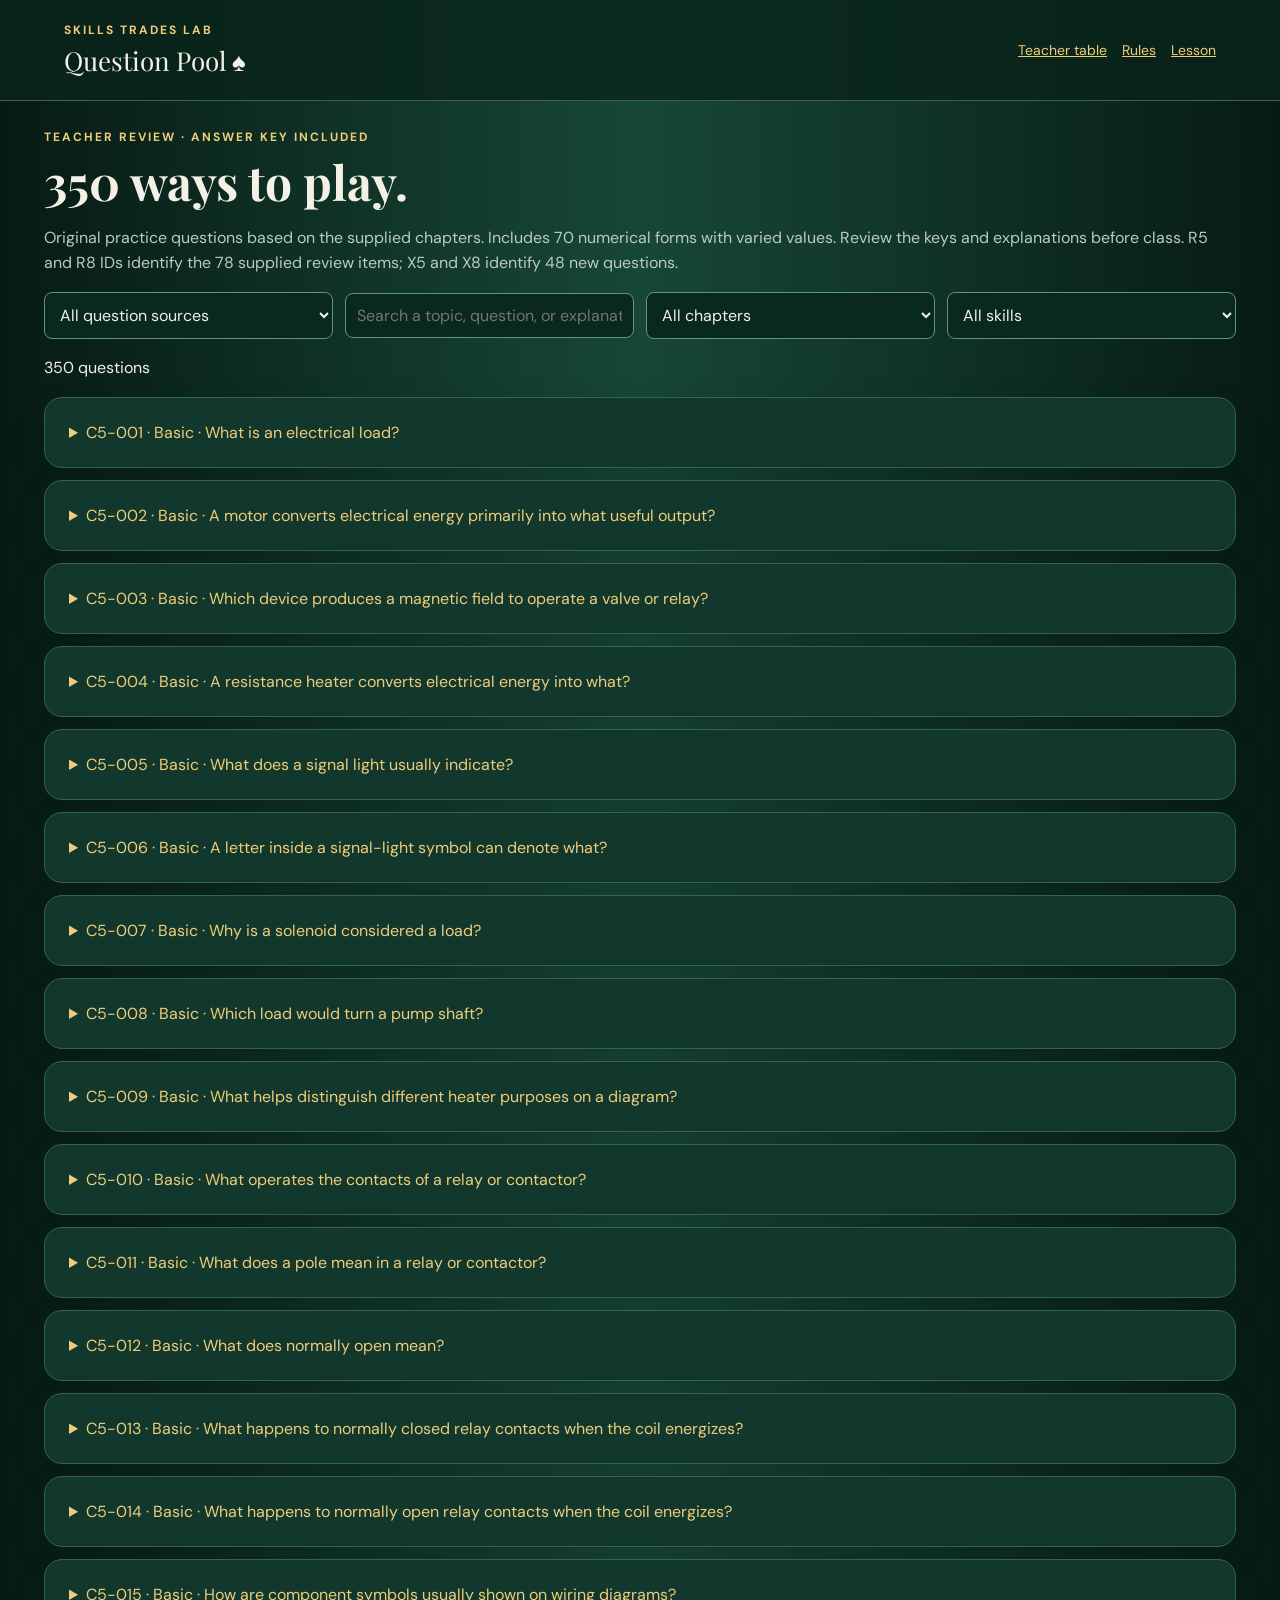
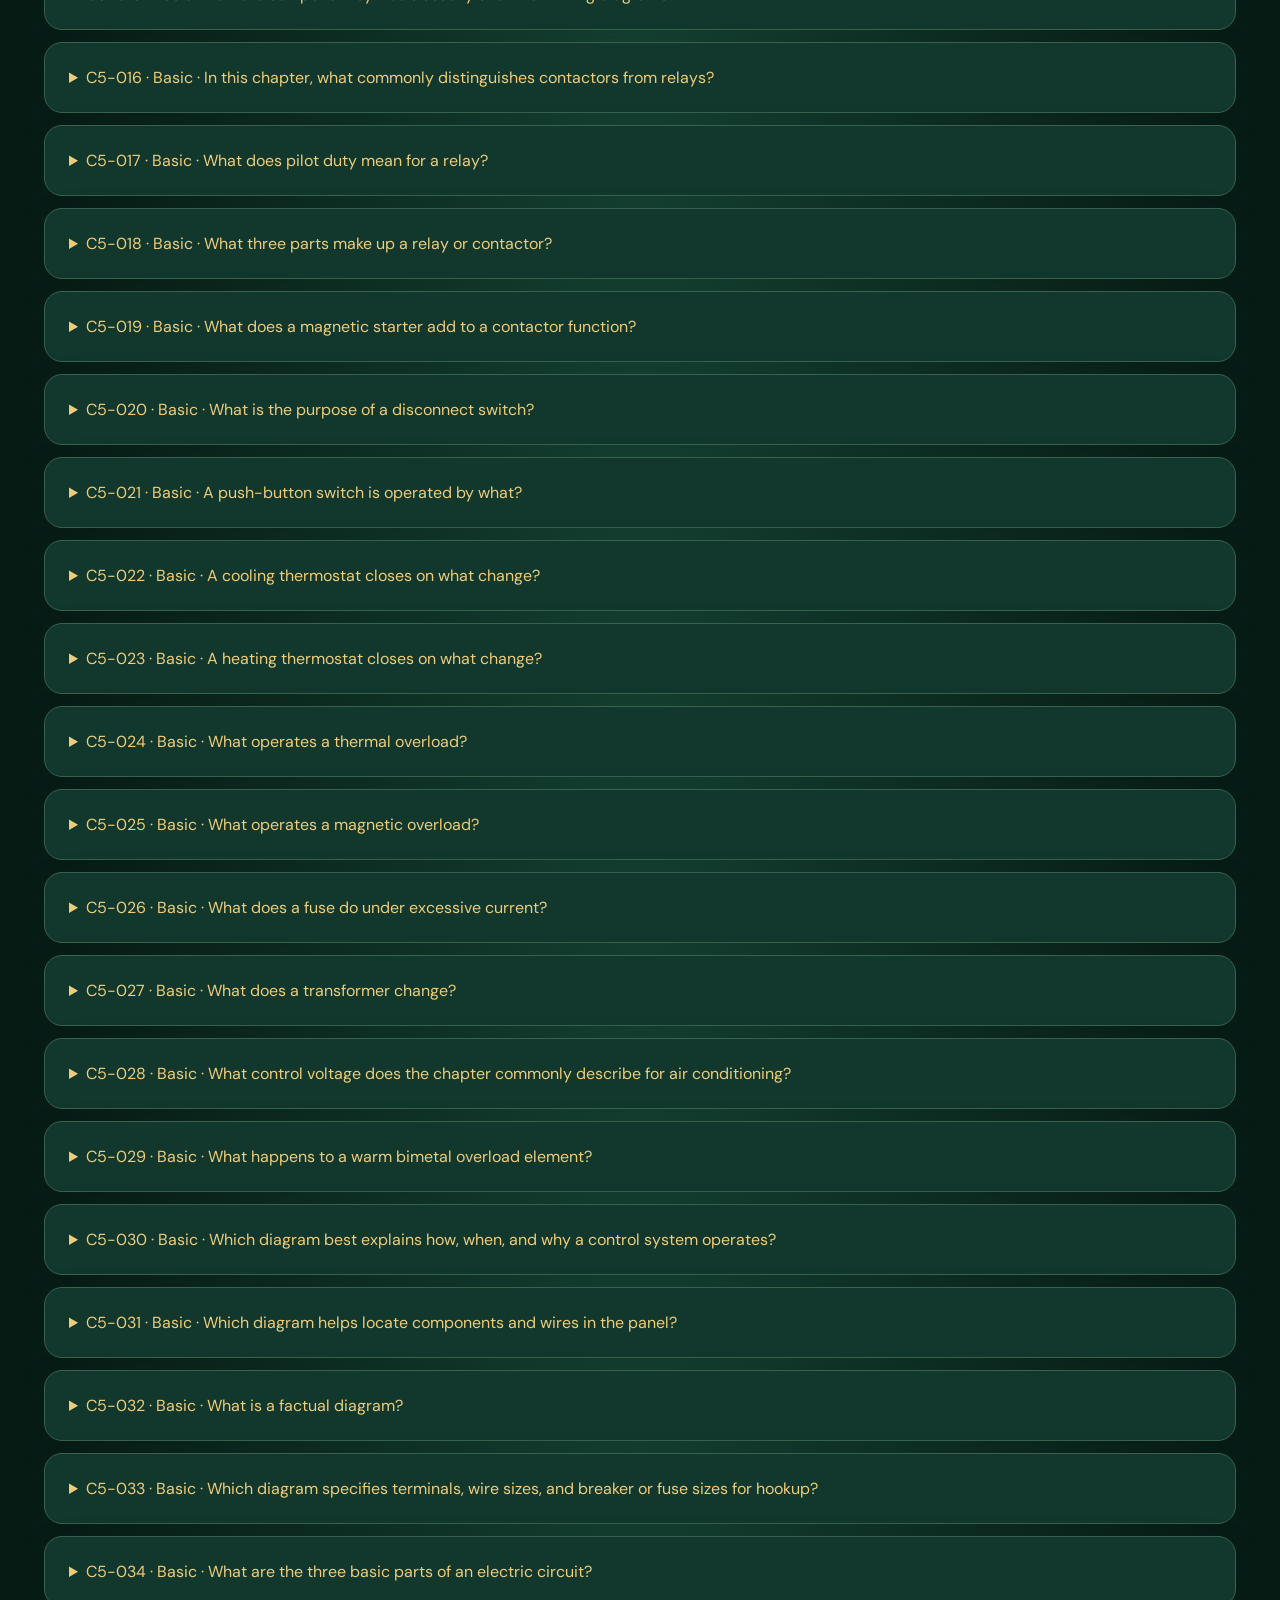
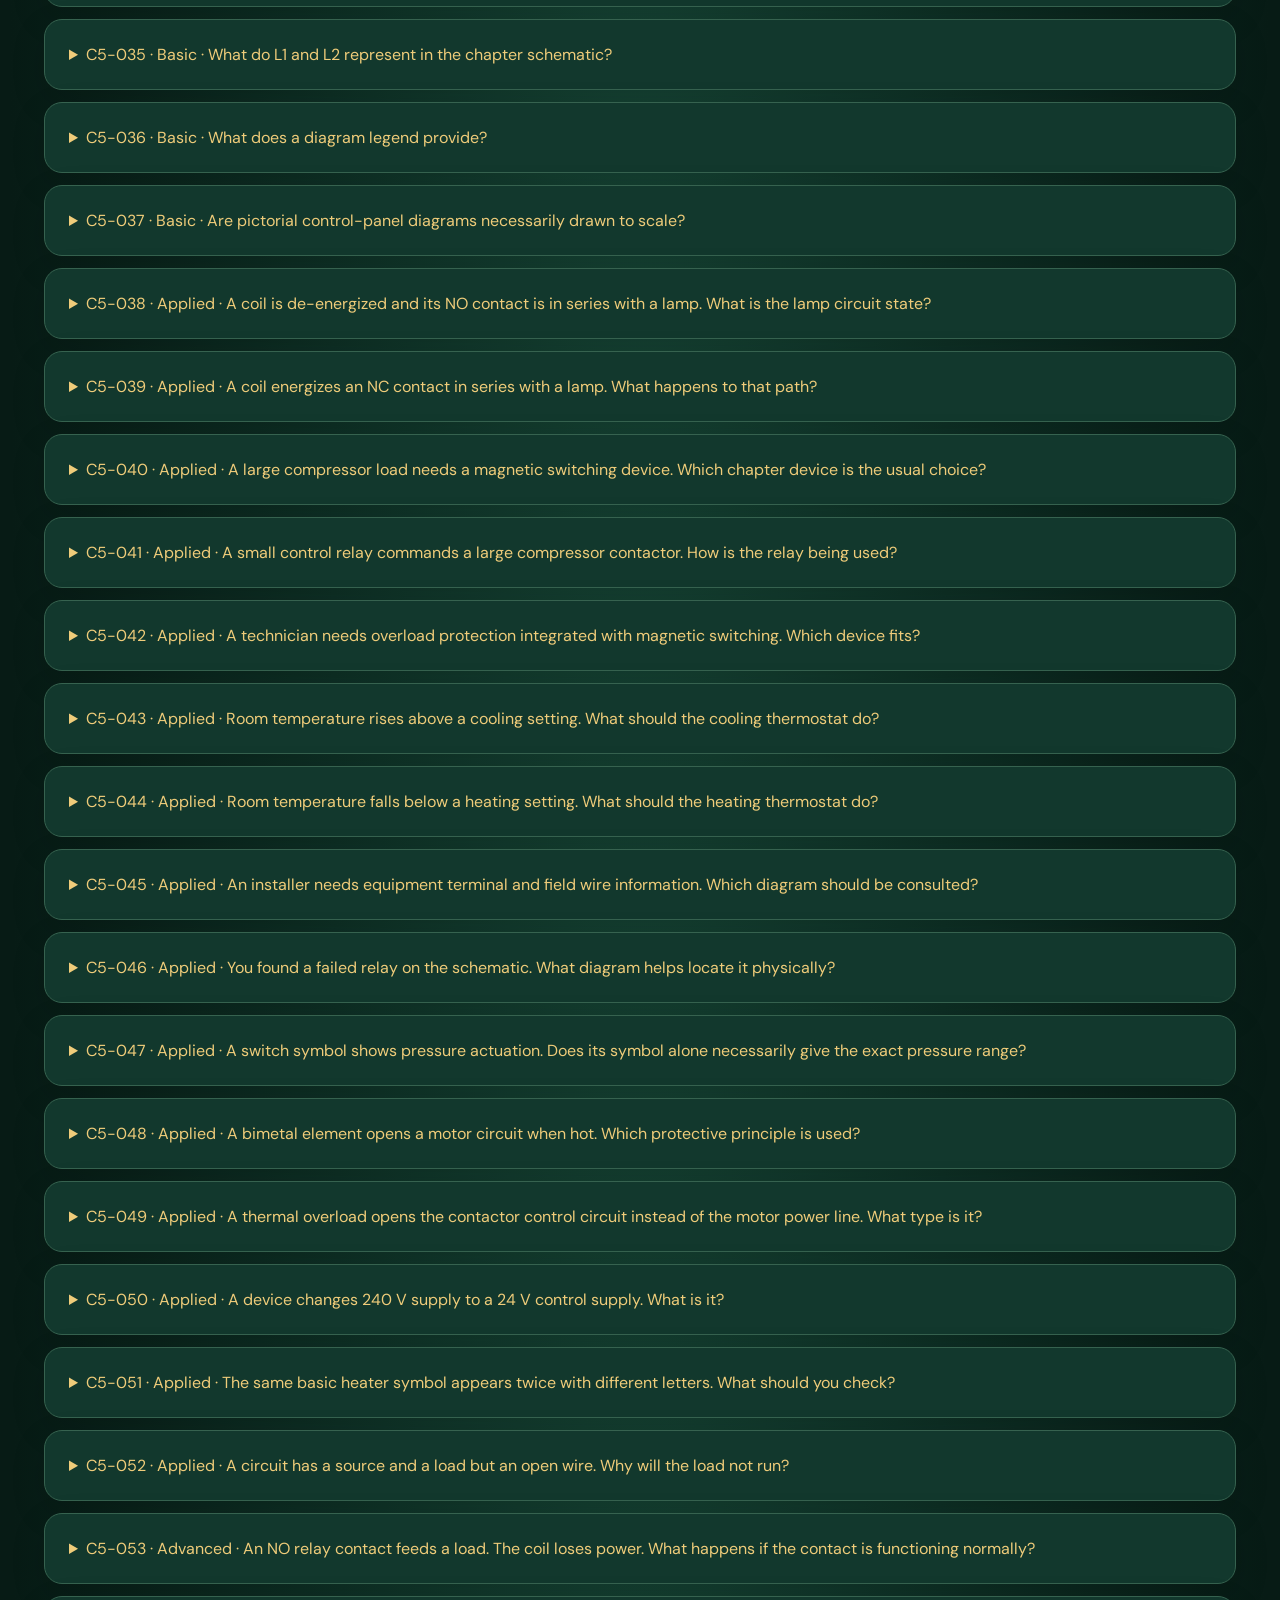
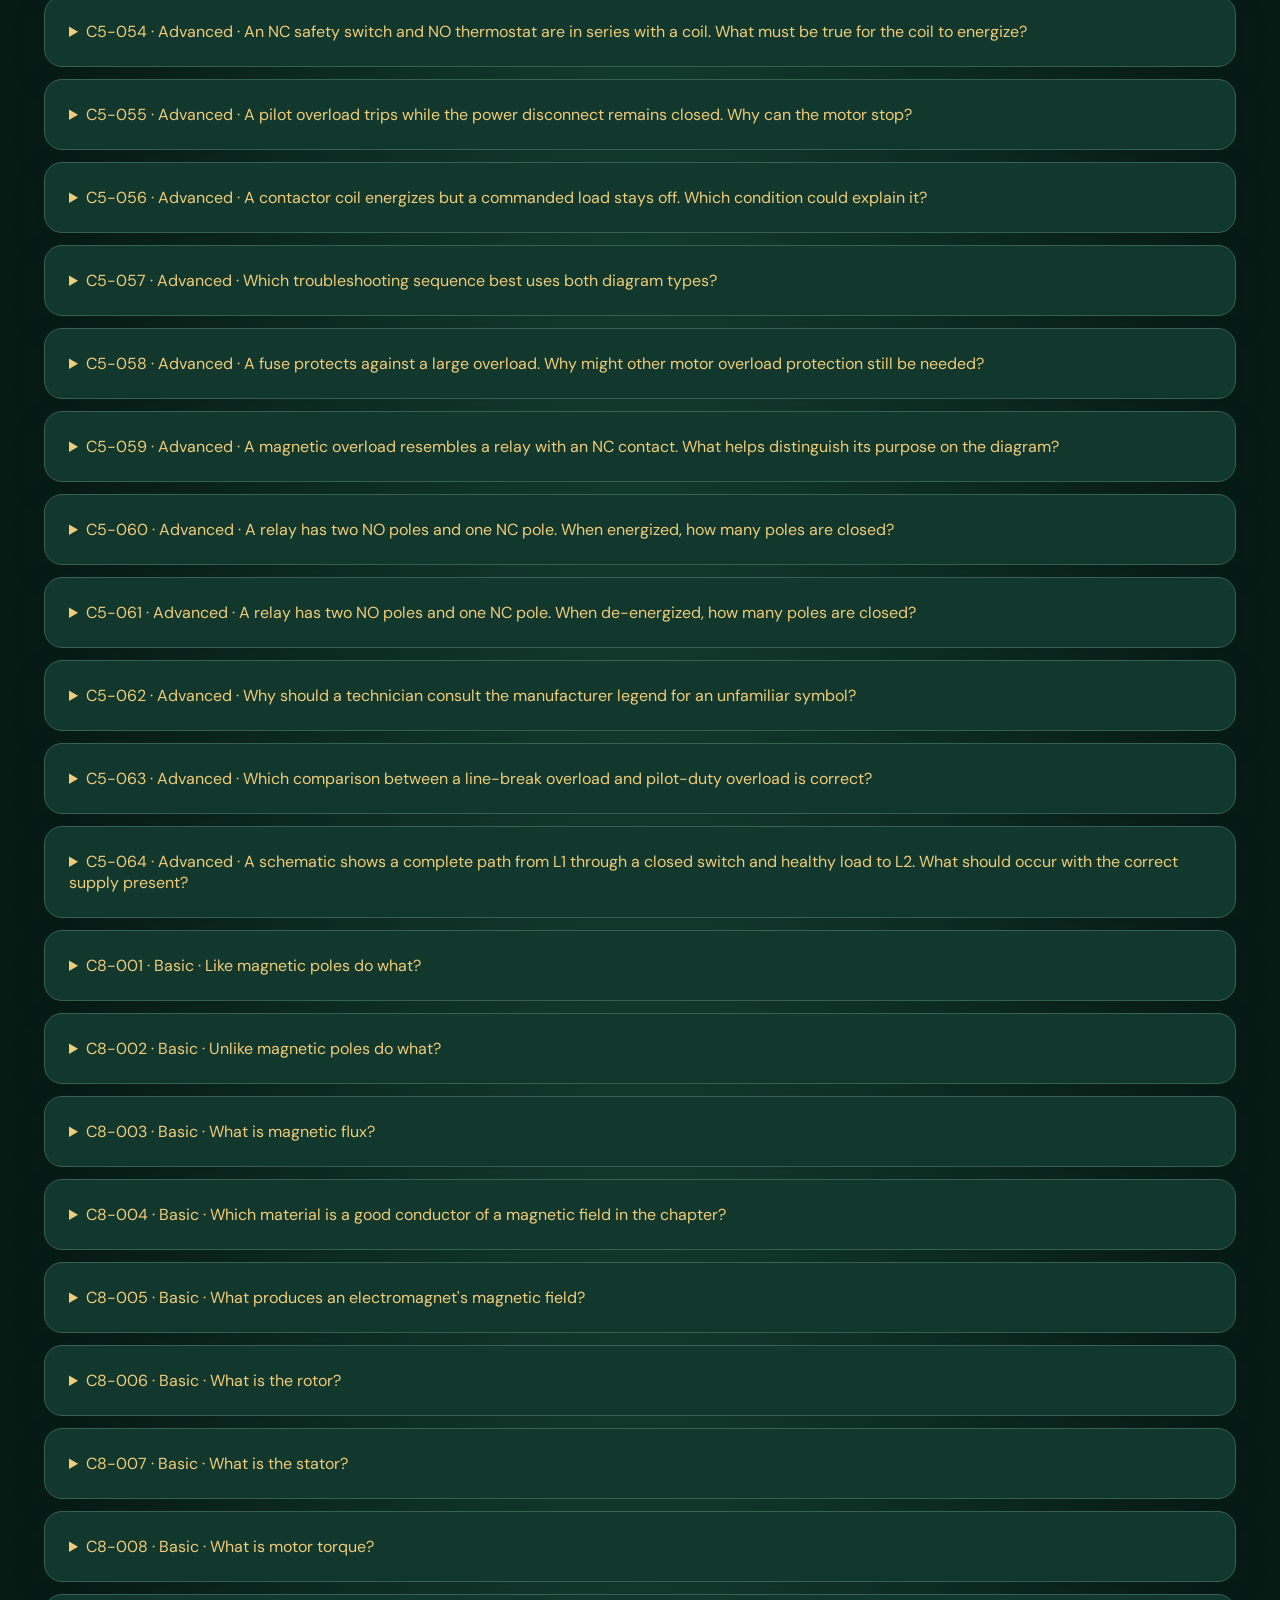
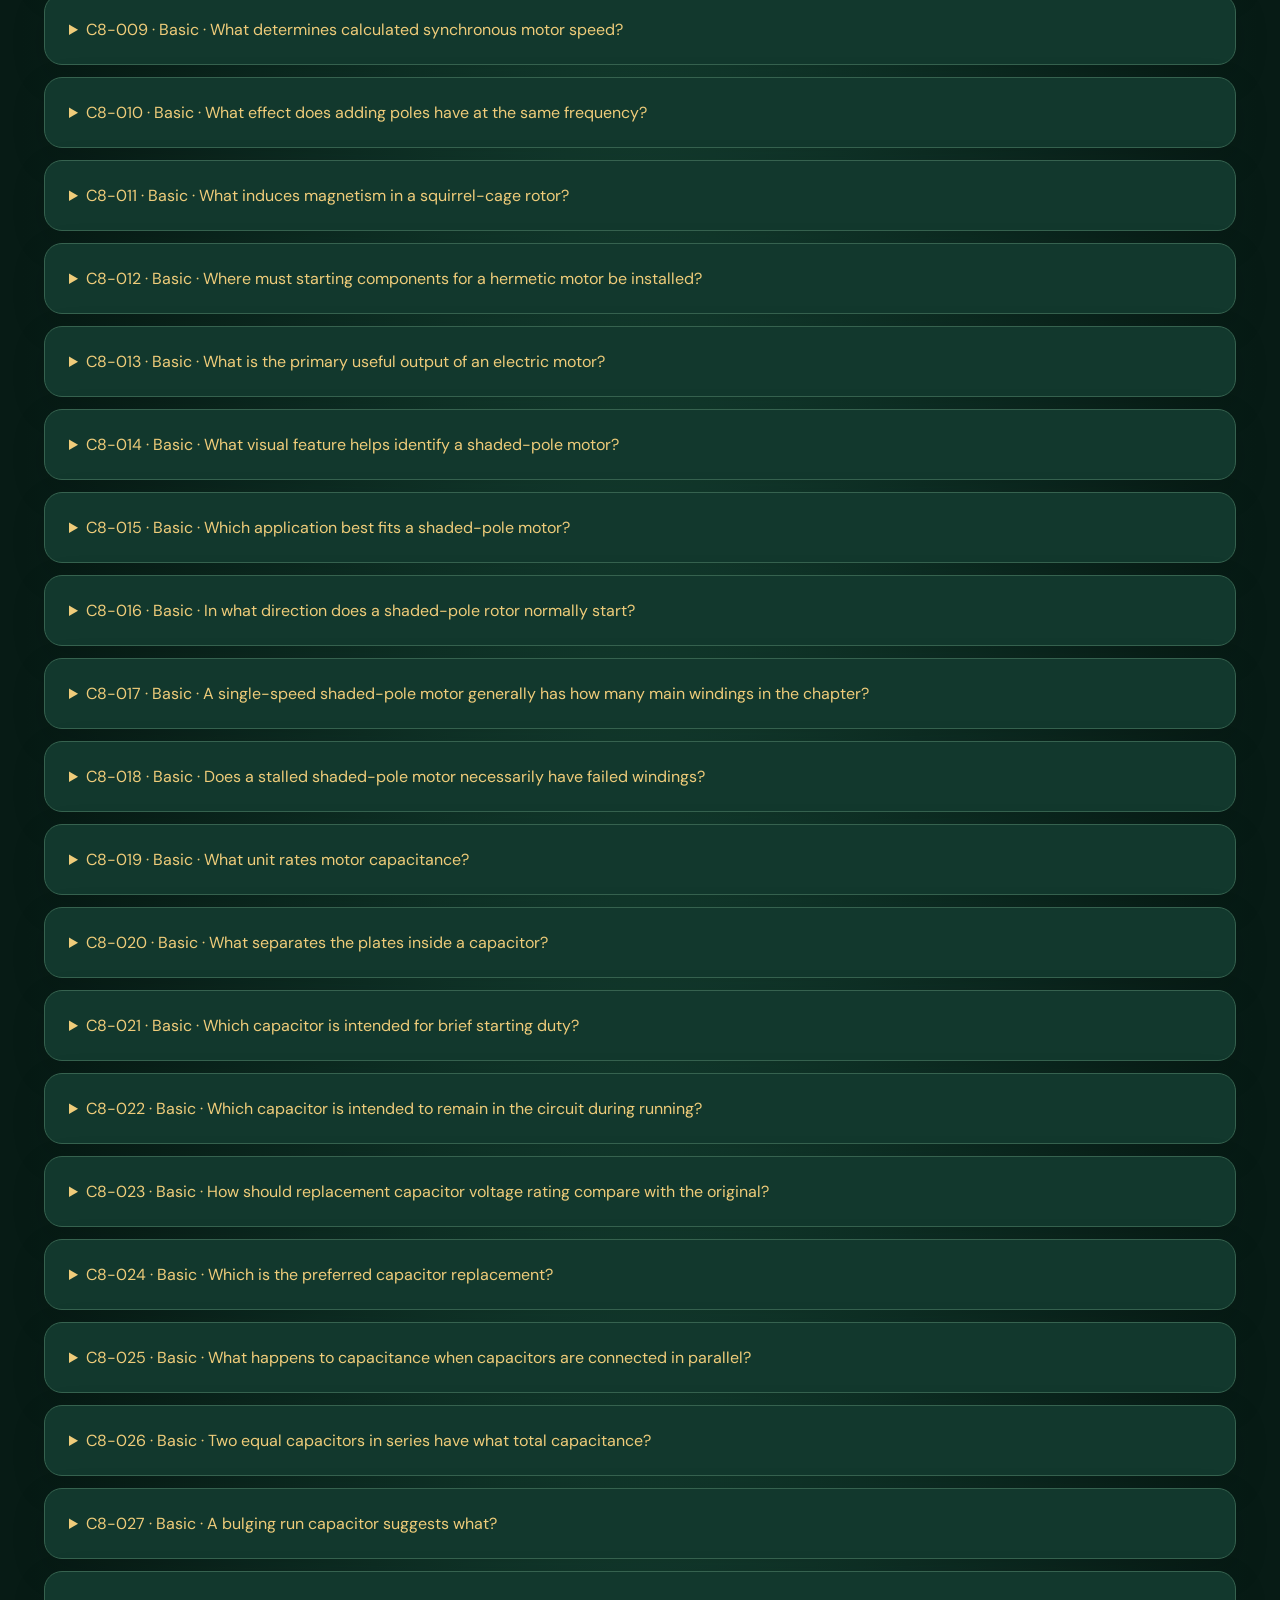
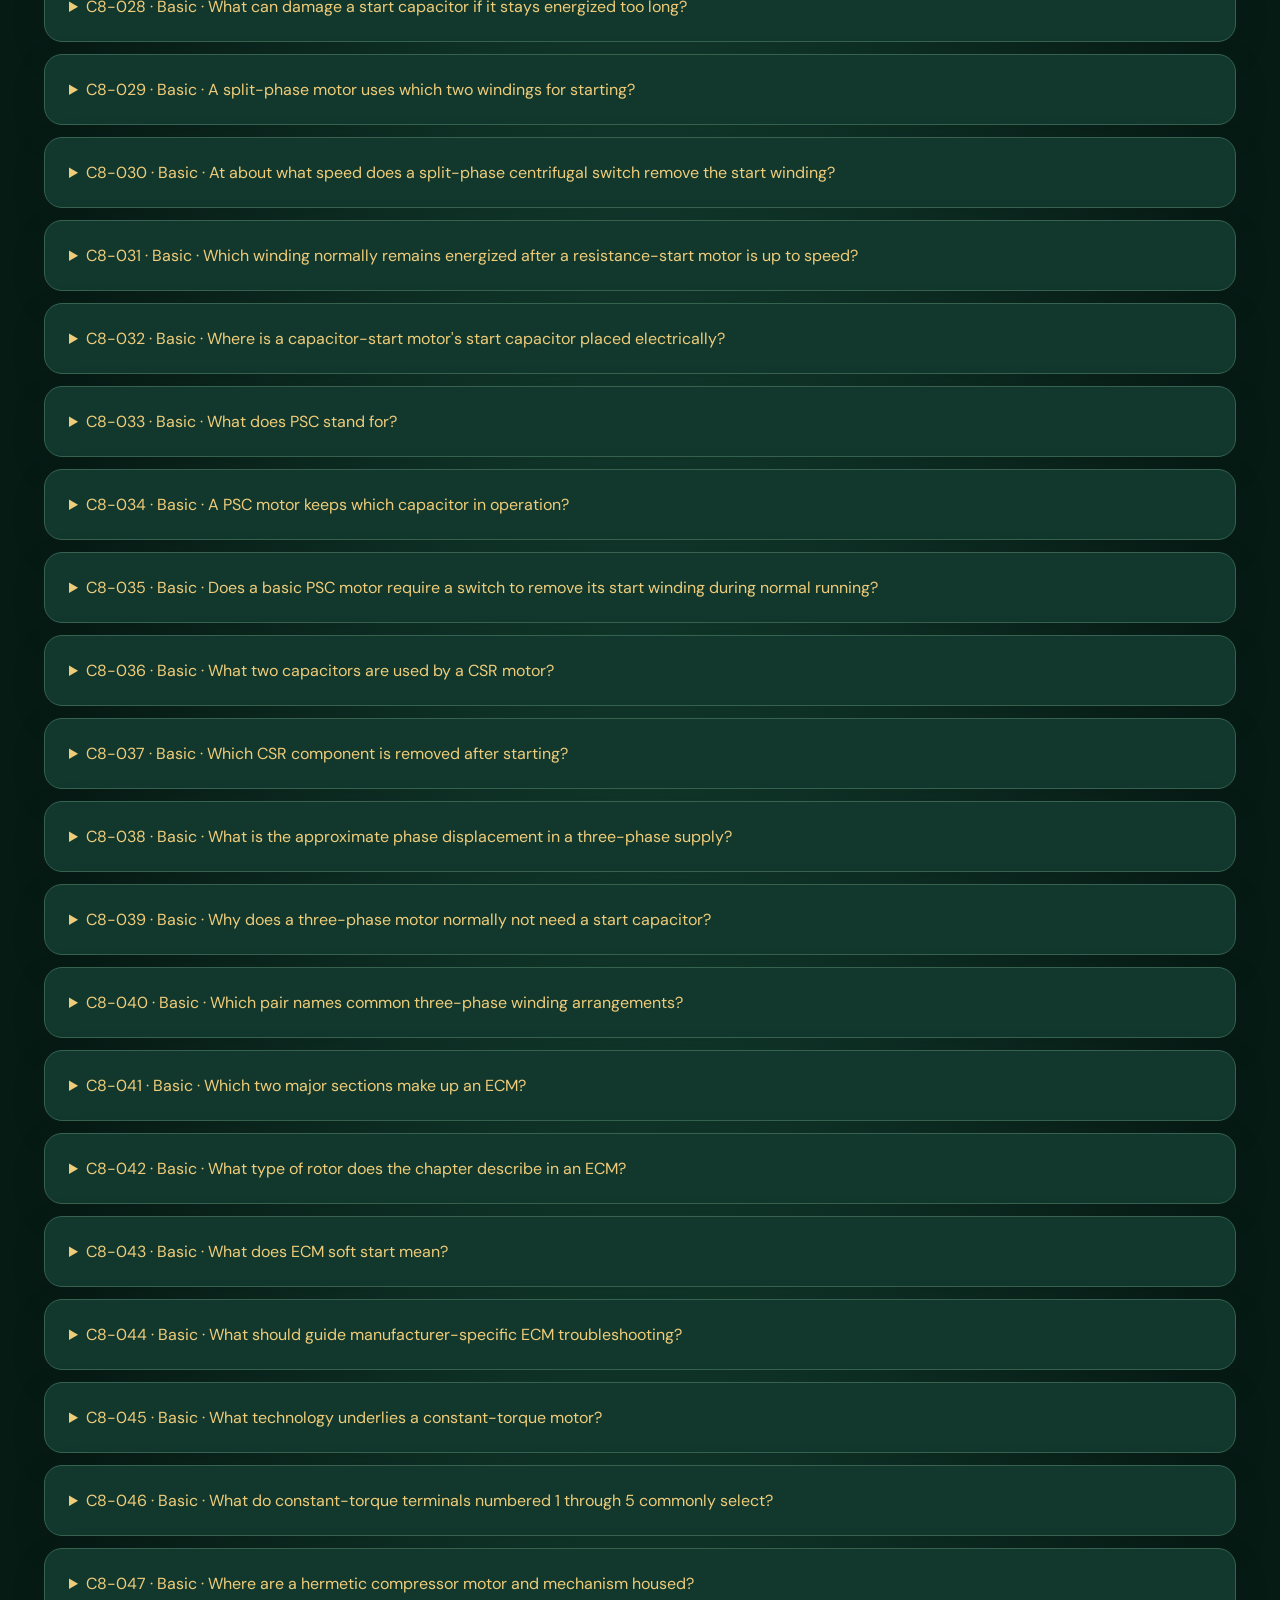
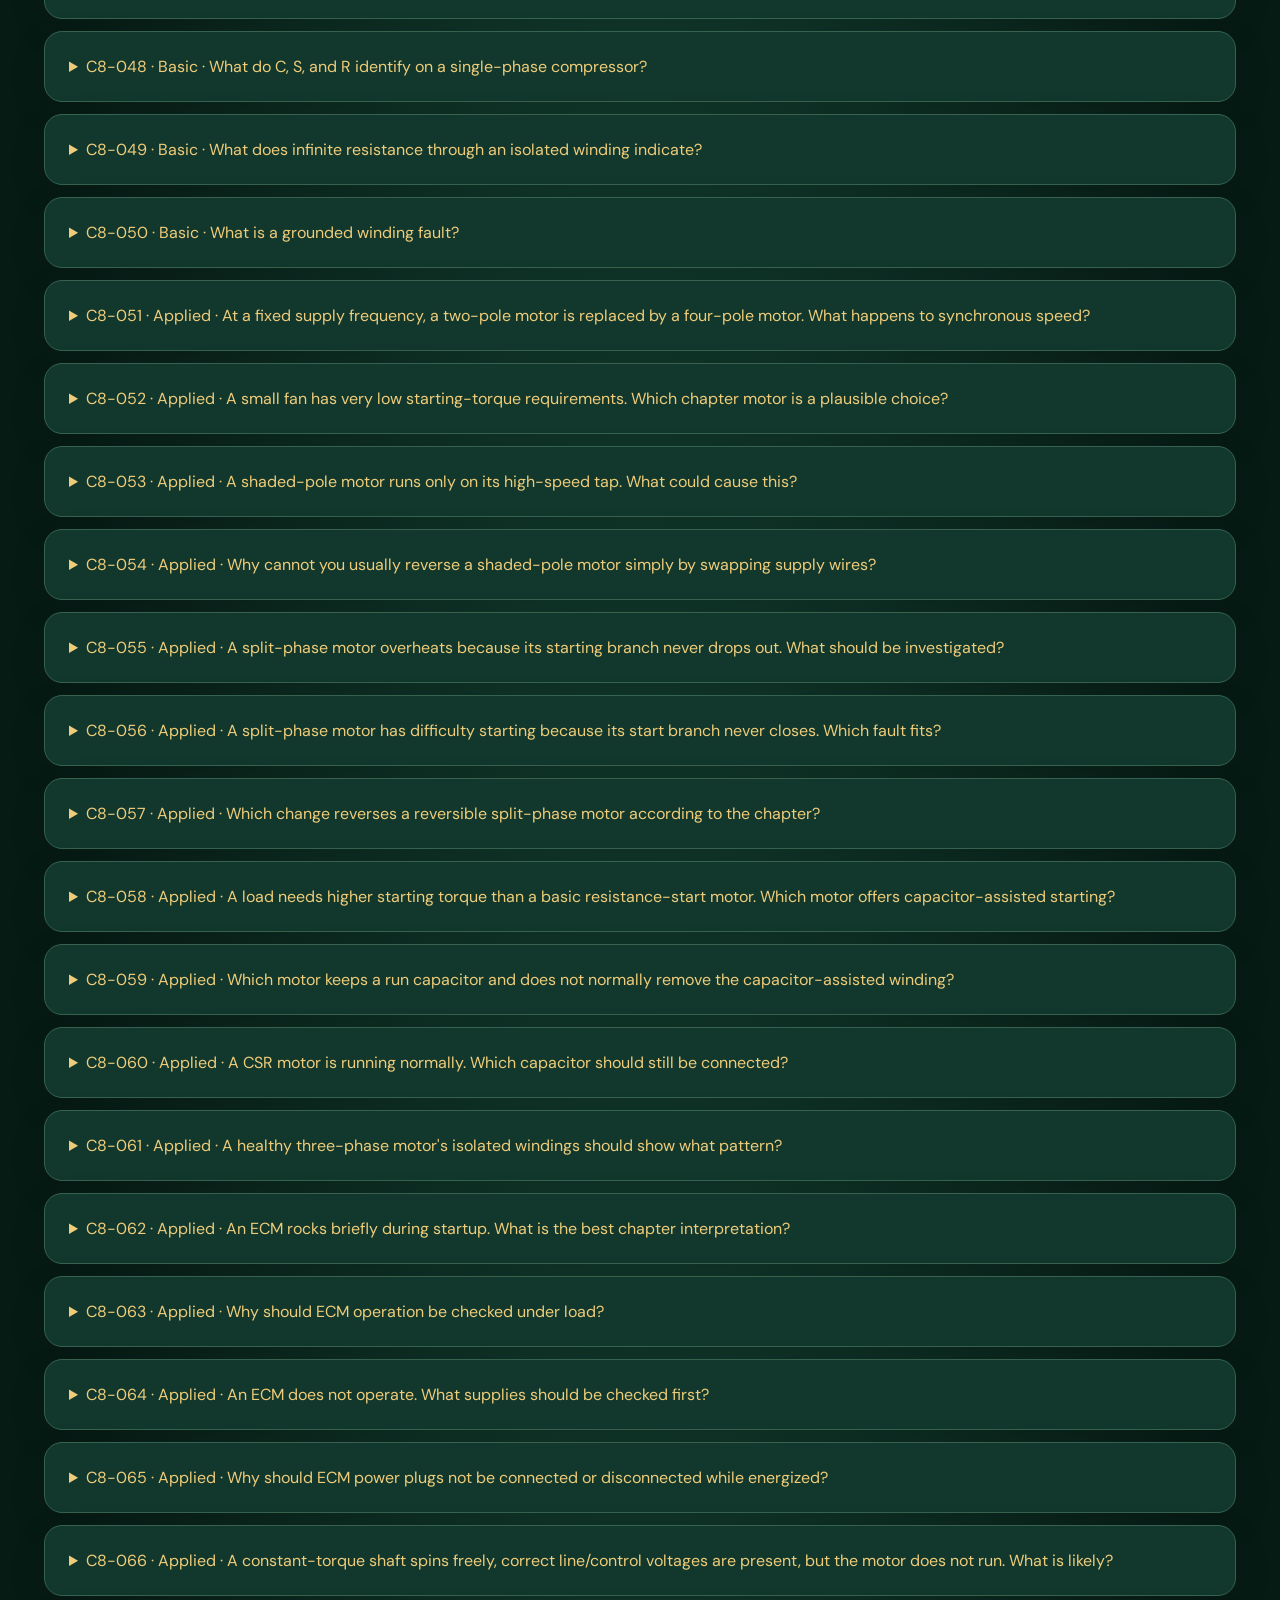
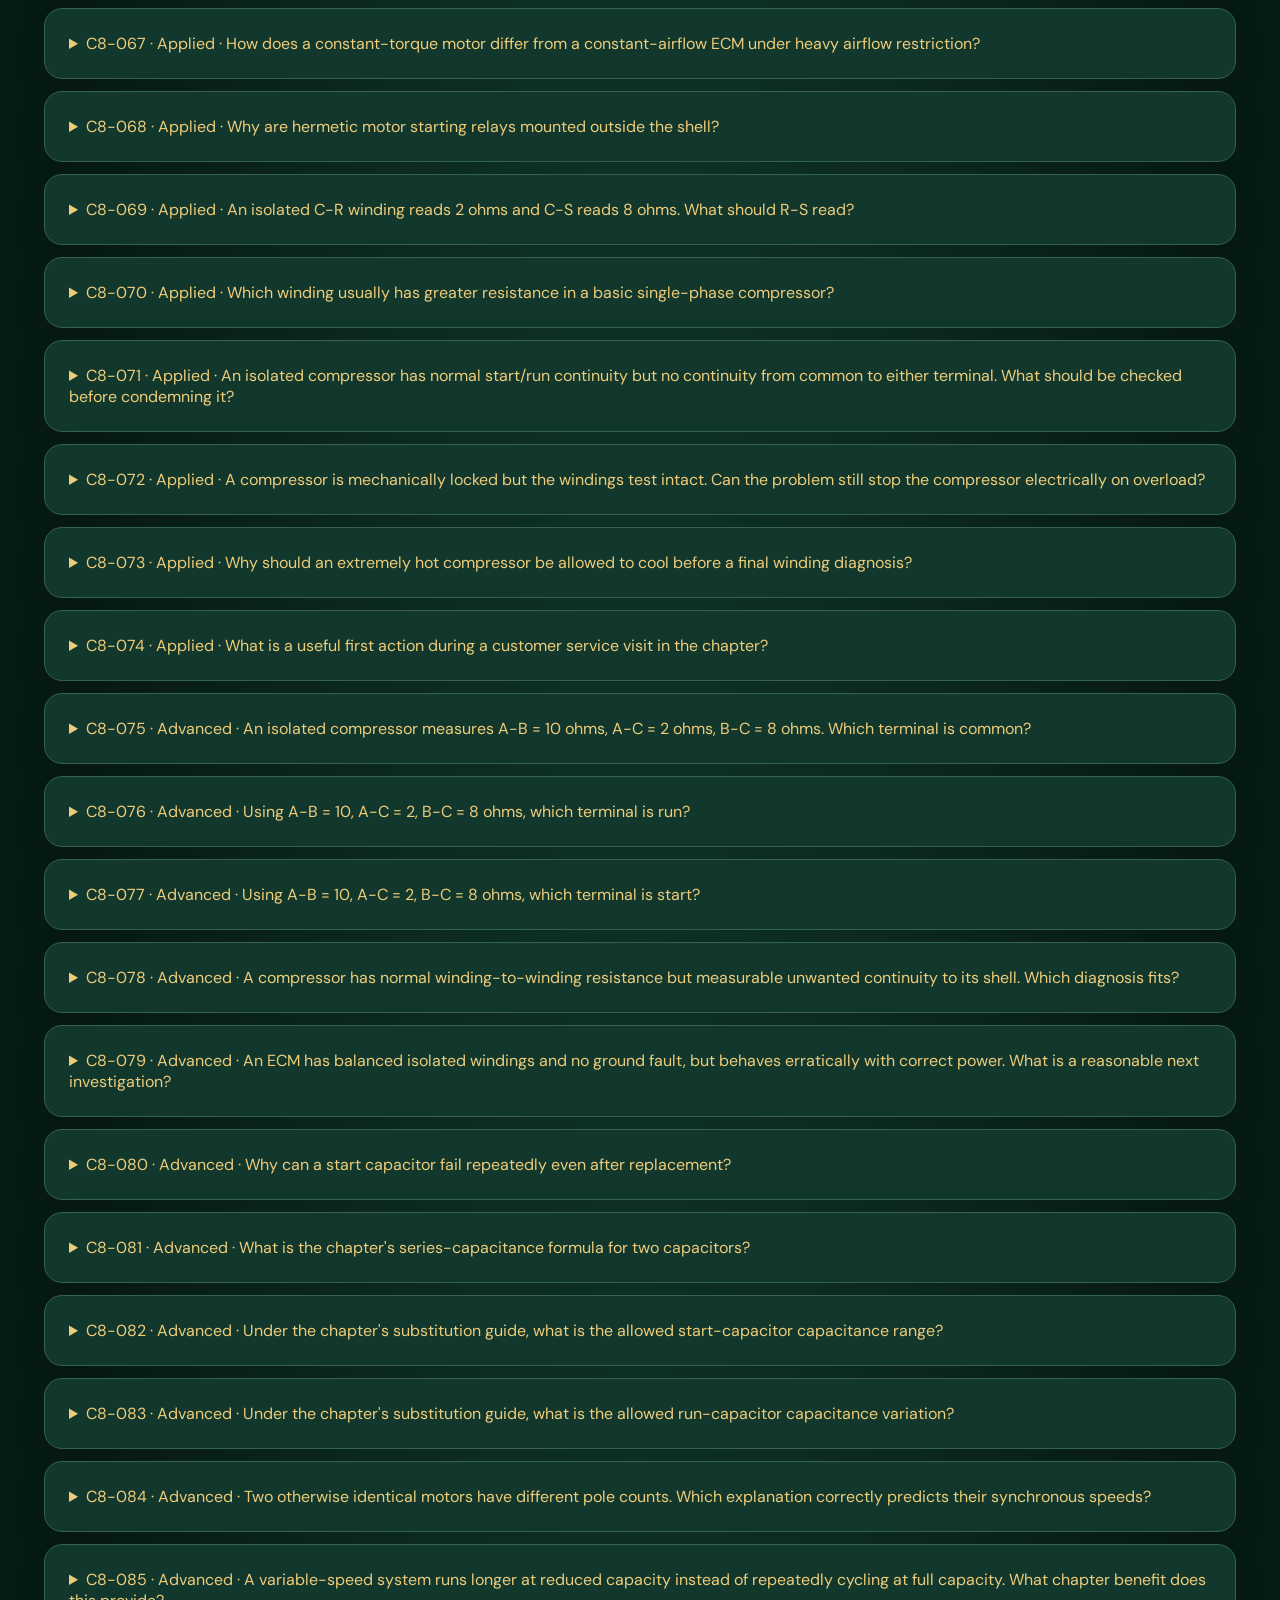
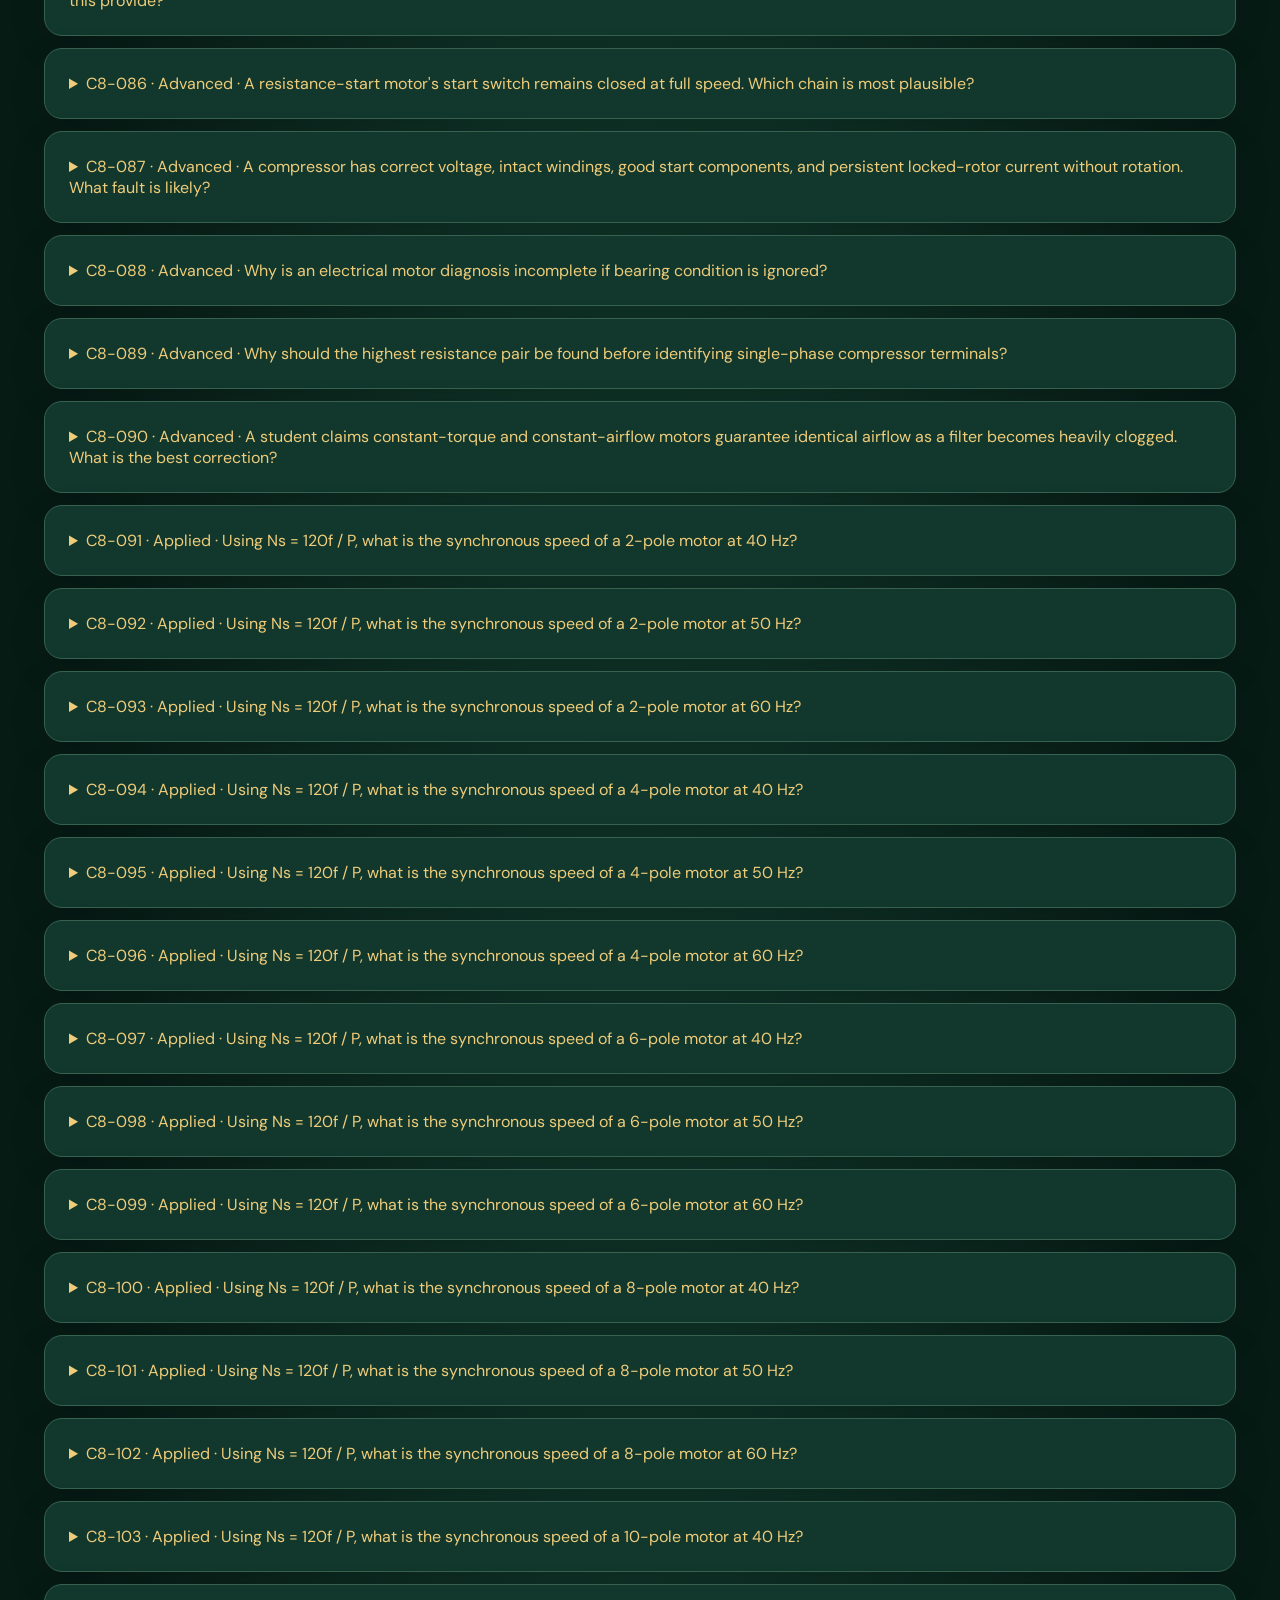
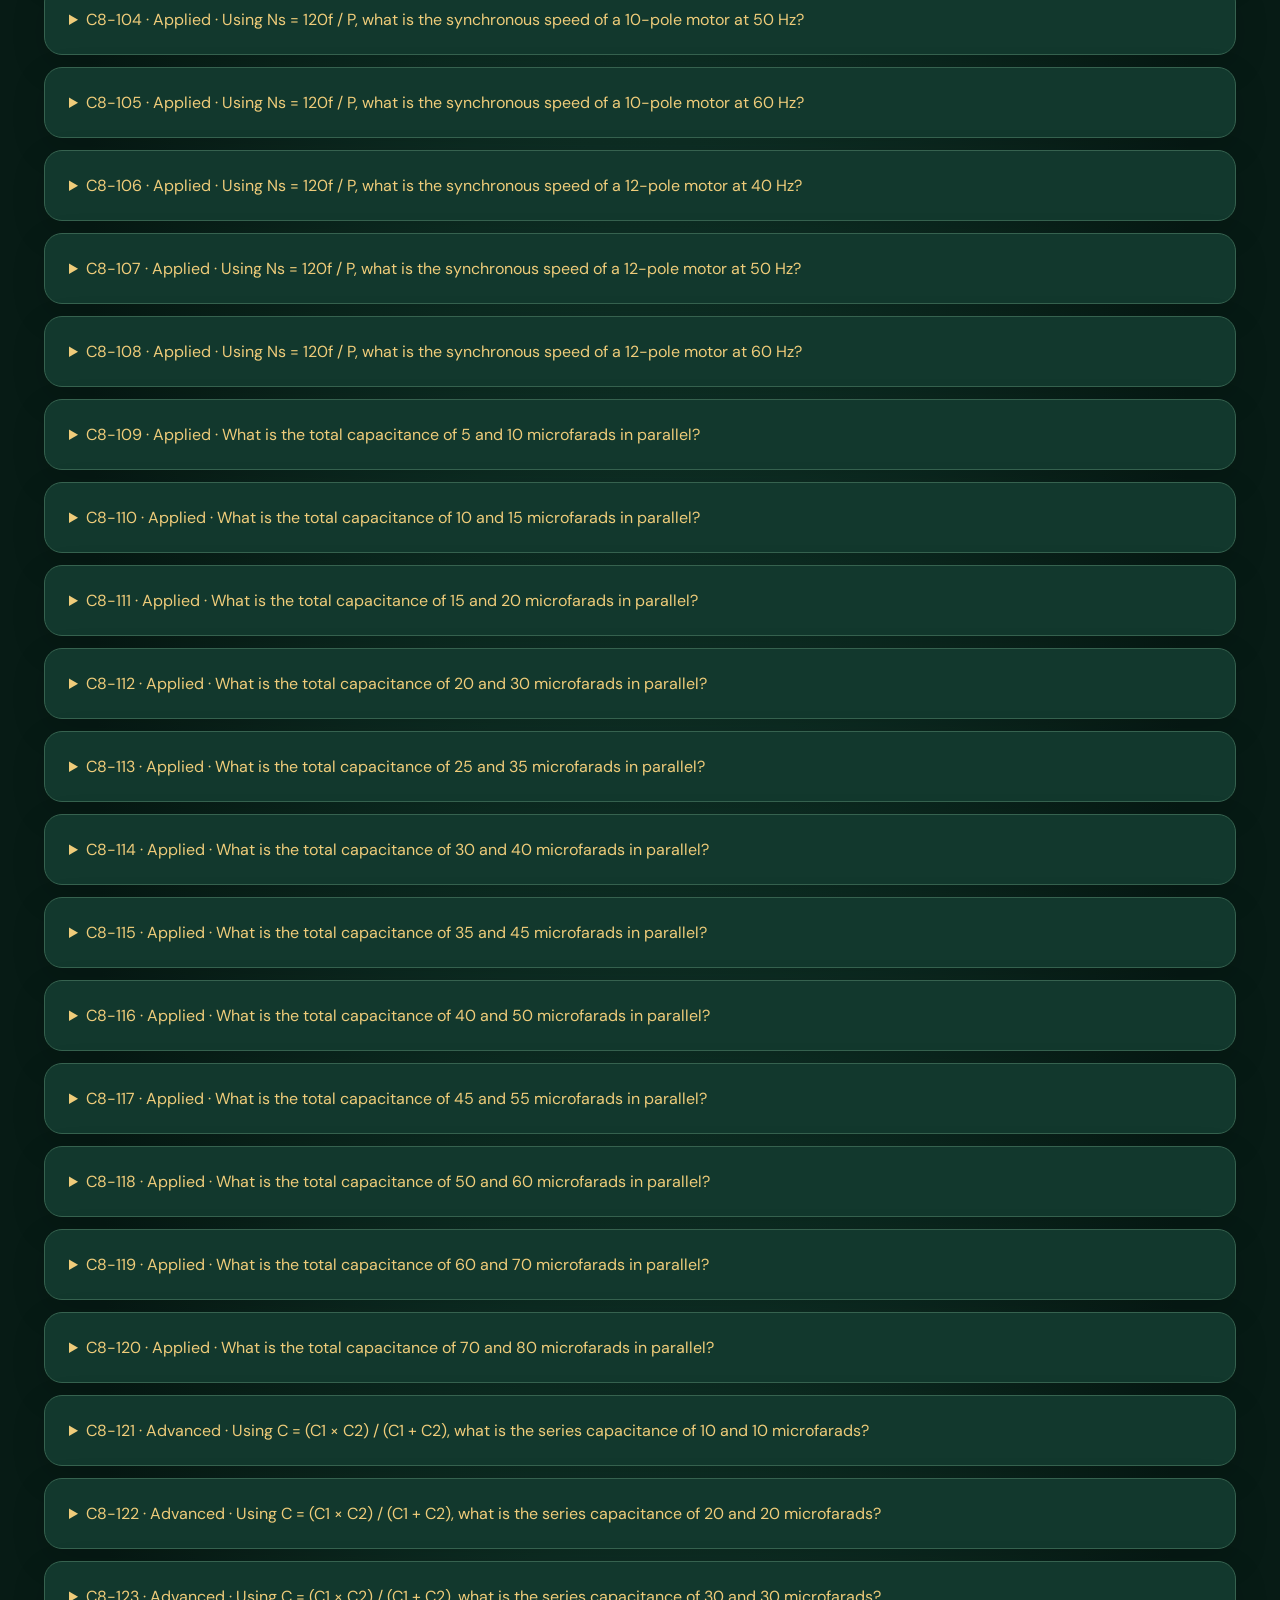
<file: question-bank.html>
<!doctype html><html lang="en"><head><meta charset="utf-8"><meta name="viewport" content="width=device-width,initial-scale=1"><title>Question Pool | IDA201 Casino Night</title><link rel="stylesheet" href="styles.css"></head><body><header><div class="brand">SKILLS TRADES LAB<b>Question Pool ♠</b></div><nav><a href="teacher.html">Teacher table</a><a href="guide.html">Rules</a><a href="lesson.html">Lesson</a></nav></header><main><div class="eyebrow">Teacher review · answer key included</div><h1>350 ways to play.</h1><p class="muted">Original practice questions based on the supplied chapters. Includes 70 numerical forms with varied values. Review the keys and explanations before class. R5 and R8 IDs identify the 78 supplied review items; X5 and X8 identify 48 new questions.</p><div class="row"><select id="source" aria-label="Question source"><option value="">All question sources</option><option value="review">Supplied review</option><option value="extra">New extra questions</option><option value="previous">Previous lesson</option></select><input id="search" aria-label="Search questions" placeholder="Search a topic, question, or explanation"><select id="chapter" aria-label="Chapter"><option value="">All chapters</option><option value="5">Chapter 5</option><option value="8">Chapter 8</option></select><select id="level" aria-label="Skill level"><option value="">All skills</option><option>Basic</option><option>Applied</option><option>Advanced</option></select></div><p id="count"></p><div id="pool"></div></main><script src="bank.js"></script><script>
const esc=s=>String(s).replace(/[&<>"']/g,c=>({'&':'&amp;','<':'&lt;','>':'&gt;','"':'&quot;',"'":'&#39;'}[c]));function draw(){let term=document.querySelector('#search').value.toLowerCase(),ch=document.querySelector('#chapter').value,lv=document.querySelector('#level').value,qs=QUESTION_BANK.filter(q=>(!ch||q.chapter==ch)&&(!lv||q.level===lv)&&(!document.querySelector('#source').value||q.pool===document.querySelector('#source').value)&&JSON.stringify(q).toLowerCase().includes(term));document.querySelector('#count').textContent=qs.length+' questions';document.querySelector('#pool').innerHTML=qs.map(q=>`<details class="panel" style="margin-bottom:12px"><summary>${esc(q.id)} · ${q.level} · ${esc(q.prompt)}</summary><ol type="A">${q.choices.map((c,i)=>`<li>${esc(c)}${i===q.answer?' <b style="color:var(--gold)">✓ Correct</b>':''}</li>`).join('')}</ol><p>${esc(q.explanation)}</p><small>${esc(q.source)}</small></details>`).join('');}document.querySelectorAll('input,select').forEach(x=>x.oninput=draw);draw();
</script></body></html>
</file>
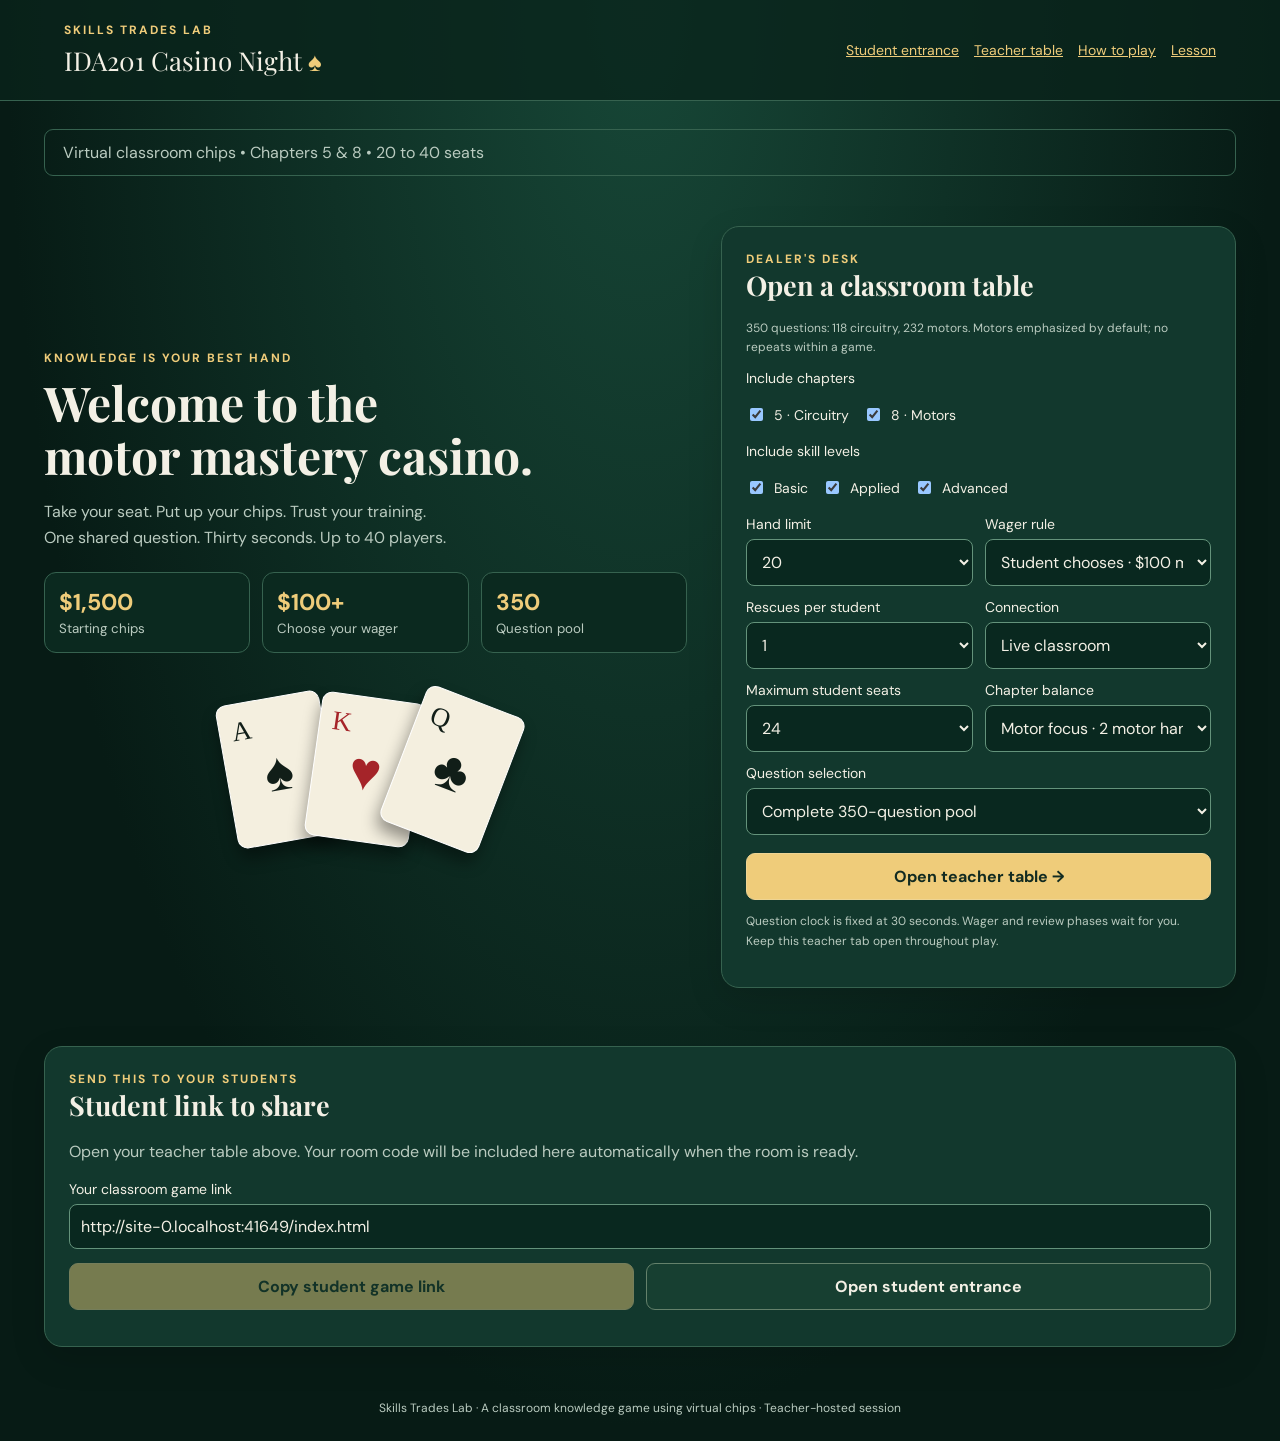
<file: teacher.html>
<!doctype html><html lang="en"><head><meta charset="utf-8"><meta name="viewport" content="width=device-width,initial-scale=1"><meta name="theme-color" content="#12382d"><title>IDA201 Casino Night | Skills Trades Lab</title><link rel="stylesheet" href="styles.css"></head><body>
<header><div class="brand">SKILLS TRADES LAB<b>IDA201 Casino Night <span style="color:var(--gold)">♠</span></b></div><nav><a href="index.html">Student entrance</a><a href="teacher.html">Teacher table</a><a href="guide.html">How to play</a><a href="lesson.html">Lesson</a></nav></header>
<main><div id="notice" class="status" role="status" aria-live="polite">Virtual classroom chips • Chapters 5 &amp; 8 • 20 to 40 seats</div>
<section id="entrance"><div class="hero"><div><div class="eyebrow">Knowledge is your best hand</div><h1>Welcome to the<br>motor mastery casino.</h1><p class="muted">Take your seat. Put up your chips. Trust your training.<br>One shared question. Thirty seconds. Up to 40 players.</p><div class="stats"><div class="stat"><strong>$1,500</strong><small>Starting chips</small></div><div class="stat"><strong>$100+</strong><small>Choose your wager</small></div><div class="stat"><strong>350</strong><small>Question pool</small></div></div><div class="card-art" aria-hidden="true"><div class="playing-card">A<span class="suit">♠</span></div><div class="playing-card">K<span class="suit">♥</span></div><div class="playing-card">Q<span class="suit">♣</span></div></div></div>
<div class="panel" id="student-entry"><div class="eyebrow">Student entrance</div><h2>Join the table</h2><label for="student-name">Name or initials</label><input id="student-name" maxlength="24" autocomplete="nickname" placeholder="e.g. Jordan T."><label for="room-input">Room code</label><input id="room-input" maxlength="8" placeholder="Enter teacher's 8-character code" style="text-transform:uppercase"><label for="student-transport">Connection</label><select id="student-transport"><option value="peer">Live classroom · separate devices</option><option value="local">Same computer · tab test</option></select><button id="join" style="width:100%;margin-top:18px">Take my seat →</button><p class="tiny muted">Use the teacher's connection setting. Keep this tab open. Rejoining from the same tab restores your seat.</p></div>
<div class="panel hidden" id="teacher-entry"><div class="eyebrow">Dealer's desk</div><h2>Open a classroom table</h2><p class="tiny muted">350 questions: 118 circuitry, 232 motors. Motors emphasized by default; no repeats within a game.</p><label>Include chapters</label><div class="checks"><label><input type="checkbox" name="chapter" value="5" checked>5 · Circuitry</label><label><input type="checkbox" name="chapter" value="8" checked>8 · Motors</label></div><label>Include skill levels</label><div class="checks"><label><input type="checkbox" name="level" value="Basic" checked>Basic</label><label><input type="checkbox" name="level" value="Applied" checked>Applied</label><label><input type="checkbox" name="level" value="Advanced" checked>Advanced</label></div><div class="row"><div><label for="round-count">Hand limit</label><select id="round-count"><option>10</option><option selected>20</option><option>30</option><option>40</option><option>50</option></select></div><div><label for="wager-mode">Wager rule</label><select id="wager-mode"><option value="choice">Student chooses · $100 minimum</option><option value="fixed">Fixed $100 per hand</option></select></div></div><div class="row"><div><label for="rescue-limit">Rescues per student</label><select id="rescue-limit"><option selected>1</option><option>2</option><option>3</option></select></div><div><label for="teacher-transport">Connection</label><select id="teacher-transport"><option value="peer">Live classroom</option><option value="local">Same-computer test</option></select></div></div><div class="row"><div><label for="seat-capacity">Maximum student seats</label><select id="seat-capacity"><option>20</option><option selected>24</option><option>30</option><option>40</option></select></div><div><label for="chapter-mix">Chapter balance</label><select id="chapter-mix"><option value="motors">Motor focus · 2 motor hands to 1 circuitry</option><option value="even">Even chapter rotation</option></select></div></div><label for="question-source">Question selection</label><select id="question-source"><option value="all">Complete 350-question pool</option><option value="review">Uploaded review · 78 questions</option><option value="extra">New extra questions · 48 questions</option><option value="previous">Previous lesson pool · 224 questions</option></select><button id="host" style="width:100%;margin-top:18px">Open teacher table →</button><p class="tiny muted">Question clock is fixed at 30 seconds. Wager and review phases wait for you. Keep this teacher tab open throughout play.</p></div></div></section>
<section id="game" class="hidden"><div class="room-top"><div><div class="eyebrow">Table code</div><div id="room-code" class="room-code"></div></div><div><b id="phase-name"></b><div class="muted" id="hand-count"></div></div><div class="row"><button id="copy-link" class="secondary">Copy student link</button><button id="fullscreen" class="secondary">Full screen</button></div></div><div id="teacher-controls" class="controls hidden"><button id="start">Start game</button><button id="deal">Deal question</button><button id="next">Next hand</button><button id="export" class="secondary">Export results CSV</button><button id="end" class="danger">End game</button></div>
<div class="board"><div><div class="question-panel"><div class="meta"><div id="question-meta"></div><div id="timer" class="timer">♠</div></div><h2 id="question-title" class="question-title">Take a seat at the table.</h2><div id="answers" class="answers"></div><div id="question-note" class="result-note hidden"></div><div id="wager-panel" class="hidden"><label for="wager">Your wager</label><div class="row"><input id="wager" type="number" min="100" step="50" value="100"><button id="pledge">Put up $100</button></div><p class="tiny muted">Wagers lock before the question is revealed. If you do not lock a wager, the teacher's deal automatically commits $100.</p></div><div id="rescue-panel"></div></div><h3 style="margin-top:22px">CLASS ROSTER <small>Scroll to see all seats</small></h3><div id="seats" class="players" role="region" aria-label="Class roster" tabindex="0"></div></div><aside><div class="panel"><div class="eyebrow" id="wallet-title">Your chips</div><div class="balance" id="wallet">$1,500</div><p class="muted tiny" id="wallet-note">Learning chips only.</p><h3>HOUSE RULES</h3><p class="tiny muted">Correct: stake returned + matching profit.<br>Applied bonus: +$50.<br>Advanced bonus: +$100.<br>Wrong or timeout: wager lost.<br>Less than $100: out until rescued.</p><details><summary>Rescue rule</summary><p class="tiny">Between hands, an active student can voluntarily give an eliminated student half of current net winnings above the original $1,500. It must restore the recipient to at least $100. Default: one rescue per student.</p></details><h3>TABLE ACTIVITY</h3><ul id="ledger" class="ledger"></ul></div></aside></div><div id="summary" class="panel hidden" style="margin-top:20px"></div></section>
<section id="student-share" class="panel" style="margin-top:28px" aria-labelledby="student-share-title"><div class="eyebrow">Send this to your students</div><h2 id="student-share-title">Student link to share</h2><p id="student-share-hint" class="muted">Open your teacher table above. Your room code will be included here automatically when the room is ready.</p><label for="student-share-url">Your classroom game link</label><input id="student-share-url" type="url" readonly spellcheck="false" aria-describedby="student-share-hint"><div class="row" style="margin-top:14px"><button id="copy-student-bottom" disabled>Copy student game link</button><a id="open-student-bottom" class="button secondary" target="_blank" rel="noopener noreferrer" style="text-align:center">Open student entrance</a></div><p id="student-share-status" role="status" aria-live="polite" class="tiny"></p></section>
</main><footer>Skills Trades Lab · A classroom knowledge game using virtual chips · Teacher-hosted session</footer><script src="engine.js"></script><script src="vendor/peerjs.min.js"></script><script src="app.js?v=20261013-student-link"></script></body></html>
</file>
<file: styles.css>
@import url('https://fonts.googleapis.com/css2?family=DM+Sans:wght@400;500;600;700&family=Playfair+Display:wght@600;700&display=swap');
:root{color-scheme:dark;--ink:#f3f0e5;--muted:#bacbc0;--gold:#efcc7a;--panel:#12382d;--line:#36624f;--red:#ffaaaa}*{box-sizing:border-box}body{margin:0;background:radial-gradient(ellipse at 50% 0,#174737,#071b15 70%);color:var(--ink);font:16px 'DM Sans',system-ui,sans-serif;min-height:100vh}header{display:flex;justify-content:space-between;align-items:center;gap:15px;padding:22px 5%;border-bottom:1px solid var(--line);background:#09231bcc}.brand{font-weight:700;letter-spacing:2px;font-size:12px;color:var(--gold)}.brand b{display:block;color:var(--ink);font:26px 'Playfair Display',Georgia,serif;letter-spacing:0;margin-top:5px}nav{display:flex;gap:15px;font-size:14px}a{color:var(--gold)}main{max-width:1240px;margin:auto;padding:28px 24px}h1,h2{font-family:'Playfair Display',Georgia,serif}h1{font-size:48px;margin:10px 0 15px;line-height:1.12}h2{font-size:27px;margin:0 0 16px}h3{font-size:15px;letter-spacing:.7px;margin:10px 0}.eyebrow{font-size:12px;letter-spacing:2px;text-transform:uppercase;color:var(--gold);font-weight:700}.muted,small{color:var(--muted)}p{line-height:1.6}.hero{display:grid;grid-template-columns:1.25fr 1fr;gap:34px;align-items:center;padding:30px 0}.panel{border:1px solid var(--line);border-radius:18px;background:var(--panel);padding:24px;box-shadow:0 12px 35px #0002}.card-art{display:flex;justify-content:center;gap:0;padding:22px}.playing-card{width:105px;height:145px;border-radius:10px;background:#f4efdf;color:#111e18;padding:12px;font:27px Georgia;border:1px solid #fff;box-shadow:0 10px 16px #0006;transform:rotate(-10deg)}.playing-card:nth-child(2){transform:rotate(8deg);margin-left:-18px;color:#a52429}.playing-card:nth-child(3){transform:rotate(21deg);margin-left:-18px}.suit{display:block;text-align:center;font-size:54px}.chip{display:inline-block;background:#112c23;border:2px dashed var(--gold);border-radius:50%;padding:22px 12px;font-weight:700;color:var(--gold)}.stats{display:grid;grid-template-columns:repeat(3,1fr);gap:12px;margin:22px 0}.stat{border:1px solid var(--line);border-radius:12px;padding:14px;background:#0b291f}.stat strong{display:block;font-size:23px;color:var(--gold)}label{display:block;margin:12px 0 6px;font-size:14px}input,select,button{font:inherit}input,select{width:100%;background:#09281f;border:1px solid #64937b;border-radius:8px;color:var(--ink);padding:11px}button,.button{border:1px solid #eed494;background:var(--gold);color:#122b21;padding:12px 18px;border-radius:9px;font-weight:700;cursor:pointer;text-decoration:none;display:inline-block}button:hover{filter:brightness(1.1)}button:disabled{opacity:.45;cursor:not-allowed}.secondary{background:#173f31;color:var(--ink);border-color:#64816b}.danger{background:#592a2b;color:#fff;border-color:#a46d68}.row{display:flex;gap:12px;align-items:center;flex-wrap:wrap}.row>*{flex:1}.checks{display:flex;gap:14px;flex-wrap:wrap}.checks label{display:flex;gap:8px;align-items:center}.checks input{width:auto}.status{border:1px solid var(--line);padding:12px 18px;border-radius:9px;color:var(--muted);margin-bottom:20px}.error{border-color:#d88484;color:#ffc4c4;background:#4d282a}.room-top{display:flex;justify-content:space-between;align-items:center;gap:16px;margin-bottom:24px}.room-code{color:var(--gold);letter-spacing:4px;font-size:28px;font-weight:700}.board{display:grid;grid-template-columns:1fr 330px;gap:22px}.question-panel{background:radial-gradient(ellipse at center,#1b503b,#0f3025);border:2px solid #b28b46;border-radius:24px;padding:30px;min-height:395px}.question-title{font:27px/1.4 'DM Sans',sans-serif;letter-spacing:0;margin:22px 0}.answers{display:grid;grid-template-columns:1fr 1fr;gap:12px}.answer{text-align:left;background:#f0ebdd;color:#14291e;border:2px solid transparent;min-height:72px;display:flex;align-items:center;gap:12px}.answer b{background:#d9d4c3;min-width:30px;height:30px;border-radius:50%;text-align:center;padding:4px}.answer.selected{border-color:#f9d25d;background:#dfc47e}.answer.correct{background:#c1e7c2;border-color:#74b77b}.answer.wrong{background:#f3b5b4}.answer:disabled{opacity:1;cursor:default}.timer{width:64px;height:64px;display:grid;place-items:center;font-size:28px;border:3px solid var(--gold);border-radius:50%;color:var(--gold);font-weight:700}.timer.urgent{border-color:var(--red);color:var(--red)}.meta{display:flex;align-items:center;justify-content:space-between;gap:10px}.badge{display:inline-block;border:1px solid #66856a;border-radius:20px;padding:5px 10px;font-size:12px;margin-right:5px}.balance{font-size:40px;letter-spacing:-1px;color:var(--gold);font-weight:700}.players{display:grid;grid-template-columns:repeat(4,1fr);gap:12px;margin-top:22px}.seat{background:#102e24;border:1px solid var(--line);border-radius:14px;padding:16px;min-height:145px}.seat.mine{border-color:var(--gold)}.seat.out{border-color:#ac6262;background:#382526}.seat .money{display:block;color:var(--gold);font-weight:700;font-size:23px;margin:8px 0}.seat small{font-size:12px}.ledger{list-style:none;padding:0;font-size:13px}.ledger li{padding:9px 0;border-bottom:1px solid var(--line)}.result-note{border-left:3px solid var(--gold);padding:12px 16px;background:#0b2a1f;margin-top:18px;line-height:1.6}.controls{display:flex;gap:10px;flex-wrap:wrap;margin:16px 0}.controls button{flex:1}.hidden{display:none!important}footer{text-align:center;padding:25px;color:var(--muted);font-size:12px}.table-scroll{overflow:auto}table{width:100%;border-collapse:collapse;font-size:14px}th,td{padding:10px;text-align:left;border-bottom:1px solid var(--line)}details{padding:14px 0}summary{cursor:pointer;color:var(--gold)}.leader{background:#204731}.tiny{font-size:12px}#notice{white-space:pre-wrap}button:focus-visible,a:focus-visible,input:focus-visible,select:focus-visible{outline:3px solid #fff;outline-offset:3px} @media(max-width:850px){.hero,.board{grid-template-columns:1fr}.players{grid-template-columns:repeat(2,1fr)}.board aside{order:-1}.board aside .panel{padding:15px}.balance{font-size:28px}h1{font-size:38px}.card-art{padding:5px}.hero{padding:5px 0}.stats{margin:12px 0}}@media(max-width:540px){.answers{grid-template-columns:1fr}main{padding:20px 14px}.question-panel{padding:20px}.question-title{font-size:22px}header{padding:16px}.brand b{font-size:20px}nav{gap:8px;font-size:12px}.room-top{flex-wrap:wrap}.stats .stat{padding:10px}.stat strong{font-size:20px}}

#seats{max-height:460px;overflow:auto;scrollbar-color:var(--gold) var(--panel);padding-right:6px}.seat{min-height:130px}.question-panel{min-height:420px}.lesson-page{max-width:980px}.lesson-page .panel{margin-bottom:22px}.lesson-page h2{margin-top:22px}.lesson-page table{min-width:600px}.lesson-page p{line-height:1.65}

@media print{@page{size:letter portrait;margin:.65in}body{background:#fff!important;color:#000!important;font-size:11pt}header,footer,button{display:none!important}main.lesson-page{max-width:none;padding:0}.lesson-page .panel{background:#fff;color:#000;border:0;box-shadow:none;padding:0;break-after:page}.lesson-page .panel:last-child{break-after:auto}.lesson-page p{line-height:1.2}.lesson-page h2,.lesson-page h3,.lesson-page .eyebrow,.lesson-page .muted,.lesson-page a{color:#000!important}.lesson-page table{min-width:0;font-size:9pt}.lesson-page td,.lesson-page th{padding:6px;border-color:#ccc}.lesson-page details{display:block}.table-scroll{overflow:visible}}
</file>
